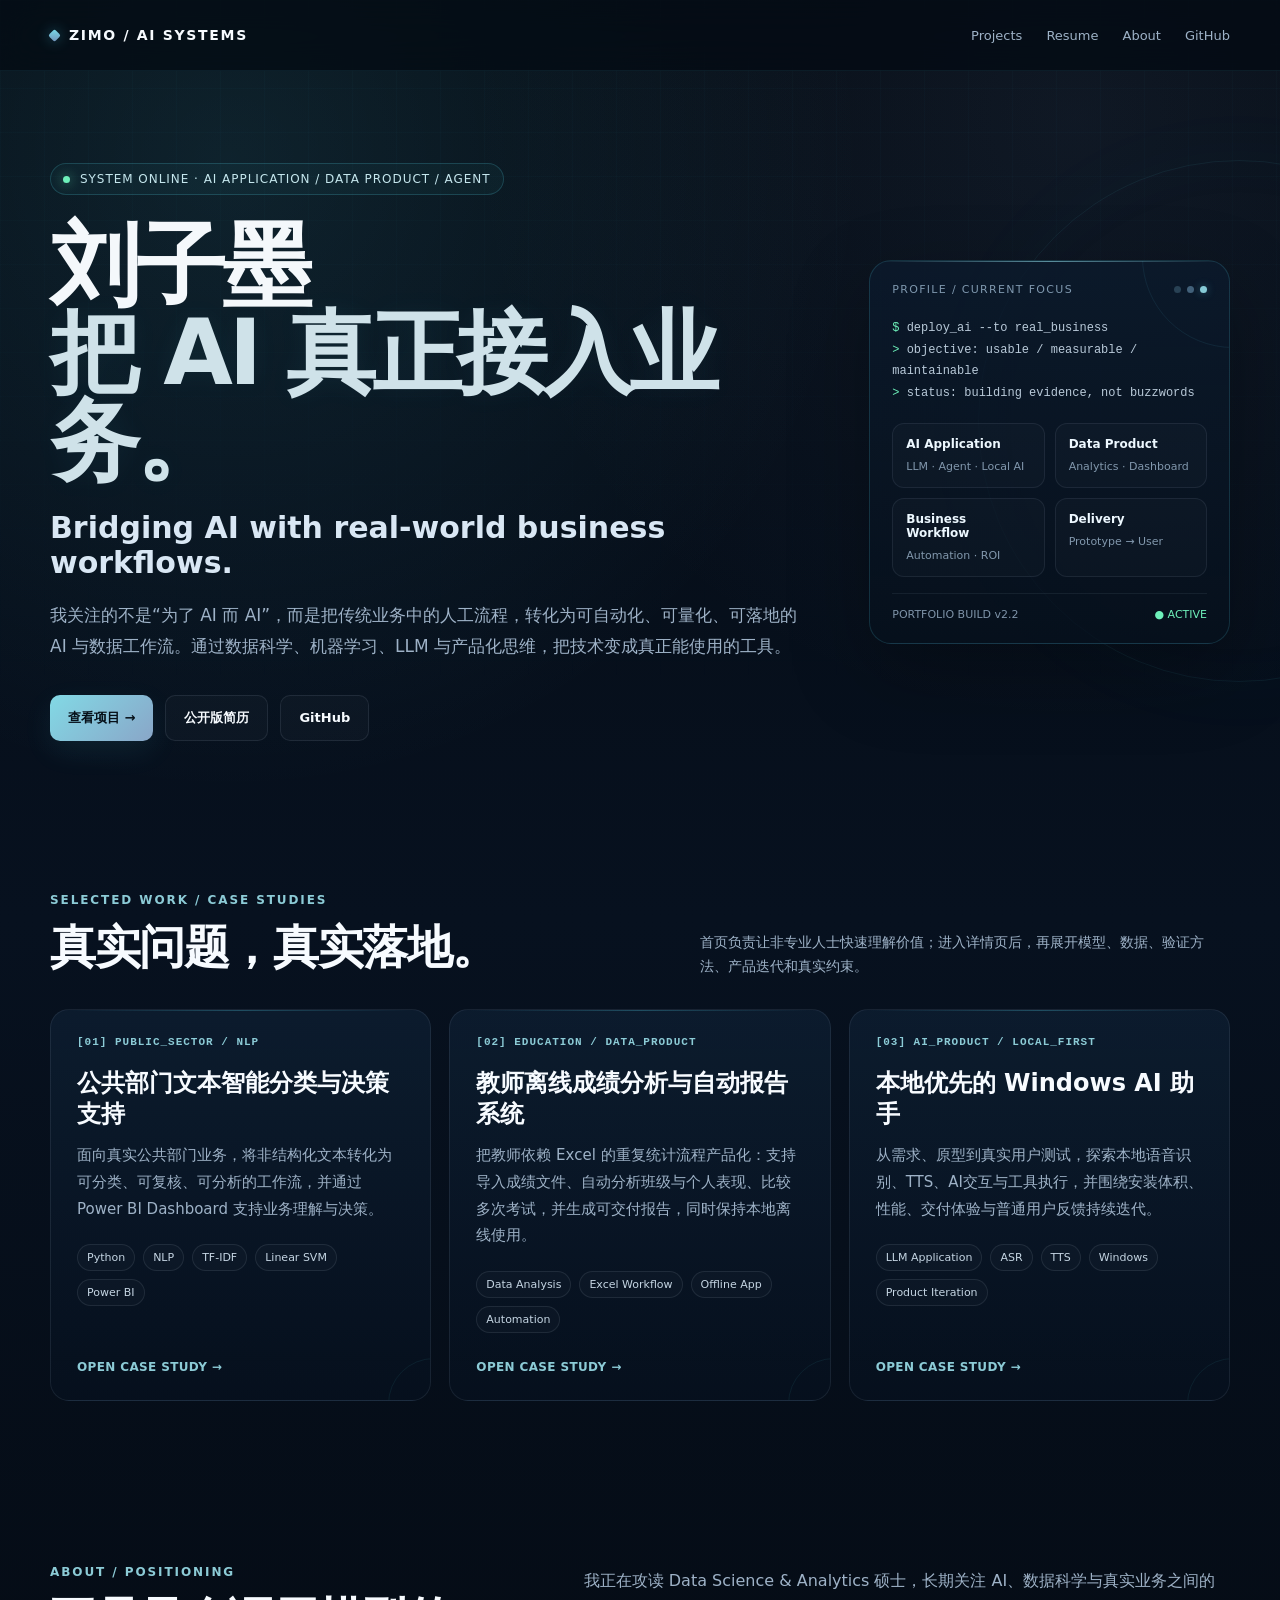
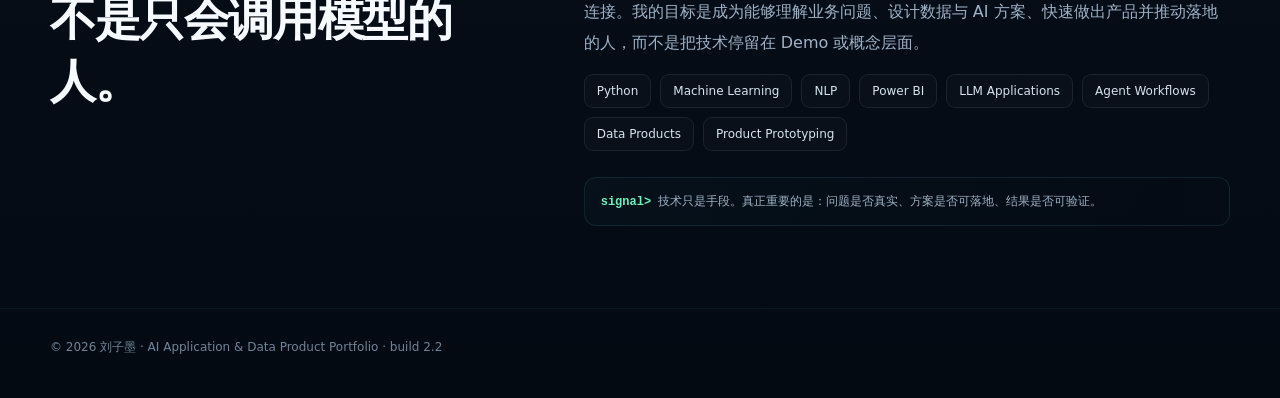
<file: index.html>
<!doctype html>
<html lang="zh-CN">
<head>
  <meta charset="utf-8" />
  <meta name="viewport" content="width=device-width, initial-scale=1" />
  <meta name="description" content="刘子墨｜AI应用 · 数据产品 · Agent。将AI与数据能力接入真实业务流程。" />
  <title>刘子墨｜AI Application · Data Product · Agent</title>
  <style>
    :root{
      --bg:#040a12;--bg2:#07111f;--panel:rgba(8,20,34,.72);--panel2:rgba(11,27,45,.82);
      --line:rgba(122,211,255,.16);--line2:rgba(148,163,184,.14);--text:#f7fbff;--muted:#9eb2c7;
      --accent:#5ee7ff;--accent2:#7898c8;--green:#6ef0ba;--max:1180px;
    }
    *{box-sizing:border-box}html{scroll-behavior:smooth}
    body{margin:0;color:var(--text);font-family:Inter,ui-sans-serif,system-ui,-apple-system,BlinkMacSystemFont,"Segoe UI","PingFang SC","Microsoft YaHei",sans-serif;min-height:100vh;background:radial-gradient(circle at 18% 8%,rgba(94,231,255,.10),transparent 30%),radial-gradient(circle at 84% 6%,rgba(120,152,200,.09),transparent 28%),linear-gradient(180deg,#050b13 0%,#07111f 46%,#040a12 100%);overflow-x:hidden}
    body::before{content:"";position:fixed;inset:0;pointer-events:none;z-index:-1;background-image:linear-gradient(rgba(94,231,255,.028) 1px,transparent 1px),linear-gradient(90deg,rgba(94,231,255,.028) 1px,transparent 1px);background-size:44px 44px;mask-image:linear-gradient(to bottom,rgba(0,0,0,.85),transparent 82%)}
    body::after{content:"";position:fixed;width:520px;height:520px;right:-220px;top:160px;border:1px solid rgba(94,231,255,.07);border-radius:50%;box-shadow:0 0 100px rgba(94,231,255,.025),inset 0 0 70px rgba(120,152,200,.02);pointer-events:none;z-index:-1}
    a{color:inherit;text-decoration:none}.wrap{width:min(var(--max),calc(100% - 40px));margin:0 auto}
    nav{position:sticky;top:0;z-index:30;backdrop-filter:blur(18px);background:rgba(4,10,18,.72);border-bottom:1px solid rgba(94,231,255,.08)}
    .nav-inner{height:70px;display:flex;align-items:center;justify-content:space-between;gap:24px}.brand{font-weight:900;letter-spacing:.12em;font-size:14px;display:flex;align-items:center;gap:10px}.brand-mark{width:9px;height:9px;border-radius:2px;background:linear-gradient(135deg,#78dbe9,#7393ba);box-shadow:0 0 14px rgba(94,231,255,.38);transform:rotate(45deg)}
    .nav-links{display:flex;gap:24px;color:var(--muted);font-size:13px}.nav-links a{position:relative;padding:7px 0}.nav-links a::after{content:"";position:absolute;left:0;right:100%;bottom:0;height:1px;background:#84cddd;transition:.2s ease}.nav-links a:hover{color:#fff}.nav-links a:hover::after{right:0}
    .hero{min-height:82vh;display:grid;align-items:center;padding:92px 0 70px}.hero-grid{display:grid;grid-template-columns:minmax(0,1.35fr) minmax(300px,.65fr);gap:70px;align-items:center}
    .eyebrow{display:inline-flex;width:fit-content;align-items:center;gap:10px;padding:8px 12px;border:1px solid rgba(94,231,255,.18);border-radius:999px;color:#c5e6ed;background:rgba(94,231,255,.035);font-size:12px;letter-spacing:.08em;margin-bottom:26px}.dot{width:7px;height:7px;border-radius:50%;background:var(--green);box-shadow:0 0 12px rgba(110,240,186,.6);animation:pulse 2.4s ease-in-out infinite}@keyframes pulse{50%{opacity:.45;box-shadow:0 0 5px rgba(110,240,186,.35)}}
    h1{font-size:clamp(50px,7.6vw,90px);line-height:.98;margin:0 0 24px;letter-spacing:-.045em}.headline-main{color:#f4f8fb}.gradient{color:#cfe2e9;text-shadow:0 0 28px rgba(94,231,255,.055)}
    .hero-sub{font-size:clamp(20px,2.5vw,30px);font-weight:760;margin-bottom:20px;color:#d9e7f4}.hero-copy{max-width:780px;color:var(--muted);font-size:17px;line-height:1.86;margin:0 0 32px}.actions{display:flex;flex-wrap:wrap;gap:12px}
    .btn{display:inline-flex;align-items:center;justify-content:center;gap:8px;min-height:46px;padding:0 18px;border-radius:10px;border:1px solid var(--line2);background:rgba(255,255,255,.025);font-weight:760;font-size:13px;transition:.22s ease}.btn.primary{background:linear-gradient(135deg,#82d9e5,#89a6c8);color:#061019;border:0;box-shadow:0 10px 30px rgba(94,231,255,.08)}.btn:hover{transform:translateY(-2px);border-color:rgba(94,231,255,.30);box-shadow:0 14px 30px rgba(0,0,0,.24)}
    .system-card{position:relative;border:1px solid rgba(94,231,255,.15);border-radius:22px;background:linear-gradient(180deg,rgba(11,26,44,.82),rgba(6,16,28,.74));padding:22px;box-shadow:0 28px 80px rgba(0,0,0,.28);overflow:hidden}.system-card::before{content:"";position:absolute;left:0;right:0;top:0;height:1px;background:linear-gradient(90deg,transparent,#83cbd9,transparent);opacity:.65}.system-card::after{content:"";position:absolute;width:180px;height:180px;border-radius:50%;right:-95px;top:-95px;border:1px solid rgba(94,231,255,.08)}
    .terminal-top{display:flex;align-items:center;justify-content:space-between;margin-bottom:22px;color:#7f98ae;font-size:11px;letter-spacing:.12em;text-transform:uppercase}.lights{display:flex;gap:6px}.lights i{width:7px;height:7px;border-radius:50%;display:block;background:#284154}.lights i:nth-child(2){background:#42617a}.lights i:nth-child(3){background:#86cbd7;box-shadow:0 0 8px rgba(94,231,255,.35)}
    .status-line{font-family:ui-monospace,SFMono-Regular,Menlo,Consolas,monospace;color:#b9cad9;font-size:12px;line-height:1.8;margin-bottom:18px}.status-line .prompt{color:var(--green)}.focus-grid{display:grid;grid-template-columns:1fr 1fr;gap:10px}.focus{padding:13px;border:1px solid rgba(148,163,184,.12);border-radius:12px;background:rgba(255,255,255,.02)}.focus b{display:block;font-size:12px;margin-bottom:4px;color:#edf8ff}.focus span{font-size:11px;color:#8298ad}.system-foot{margin-top:16px;padding-top:14px;border-top:1px solid rgba(148,163,184,.1);display:flex;justify-content:space-between;gap:18px;color:#7f94a9;font-size:11px}.live{color:var(--green)}
    section{padding:82px 0}.section-head{display:flex;justify-content:space-between;gap:24px;align-items:end;margin-bottom:30px}.section-kicker{color:#8ccbd6;font-size:12px;font-weight:850;letter-spacing:.16em;text-transform:uppercase;margin-bottom:10px}h2{margin:0;font-size:clamp(30px,4vw,46px);letter-spacing:-.03em}.section-note{color:var(--muted);max-width:530px;line-height:1.75;font-size:14px}.grid{display:grid;grid-template-columns:repeat(3,1fr);gap:18px}
    .card{position:relative;overflow:hidden;padding:26px;border:1px solid rgba(148,163,184,.13);border-radius:19px;background:linear-gradient(180deg,rgba(13,30,49,.82),rgba(6,17,30,.8));min-height:392px;transition:.24s ease;display:flex;flex-direction:column}.card::before{content:"";position:absolute;left:18px;right:18px;top:0;height:1px;background:linear-gradient(90deg,transparent,rgba(94,231,255,.45),transparent);opacity:.55}.card::after{content:"";position:absolute;width:90px;height:90px;border-radius:50%;right:-50px;bottom:-50px;border:1px solid rgba(94,231,255,.07);transition:.25s ease}.card:hover{transform:translateY(-6px);border-color:rgba(94,231,255,.26);box-shadow:0 20px 55px rgba(0,0,0,.26),0 0 0 1px rgba(94,231,255,.025) inset}.card:hover::after{transform:scale(1.4);border-color:rgba(94,231,255,.14)}
    .num{font-family:ui-monospace,SFMono-Regular,Menlo,Consolas,monospace;font-size:11px;color:#8ccbd6;font-weight:800;letter-spacing:.09em}.card h3{font-size:24px;line-height:1.3;margin:20px 0 12px}.card p{color:var(--muted);line-height:1.78;margin:0 0 22px;font-size:15px}.tags{display:flex;gap:8px;flex-wrap:wrap}.tag{border:1px solid rgba(148,163,184,.14);color:#c5d5e3;border-radius:999px;padding:6px 9px;font-size:11px;background:rgba(255,255,255,.018)}.more{margin-top:auto;padding-top:25px;color:#8ccbd6;font-weight:820;font-size:12px;letter-spacing:.03em}
    .about{display:grid;grid-template-columns:.85fr 1.15fr;gap:56px;align-items:start}.about-copy{color:var(--muted);font-size:16px;line-height:1.95;margin-top:0}.skills{display:flex;flex-wrap:wrap;gap:9px}.skill{padding:9px 12px;border-radius:9px;border:1px solid rgba(148,163,184,.13);background:rgba(255,255,255,.02);color:#d5e4f0;font-size:12px}.signal{margin-top:26px;padding:15px 16px;border:1px solid rgba(94,231,255,.11);border-radius:12px;background:linear-gradient(90deg,rgba(94,231,255,.028),transparent);font-family:ui-monospace,SFMono-Regular,Menlo,Consolas,monospace;color:#9db2c5;font-size:12px}.signal strong{color:var(--green);font-weight:700}
    footer{border-top:1px solid rgba(94,231,255,.06);padding:30px 0 42px;color:#6f8498;font-size:12px}
    @media(max-width:980px){.hero-grid{grid-template-columns:1fr;gap:36px}.system-card{max-width:620px}.grid{grid-template-columns:1fr}.about{grid-template-columns:1fr;gap:28px}.section-head{display:block}.section-note{margin-top:14px}}@media(max-width:640px){.nav-links{gap:13px;font-size:12px}.nav-links a:nth-child(3){display:none}.hero{padding-top:68px}.wrap{width:min(var(--max),calc(100% - 28px))}h1{font-size:51px}.hero-copy{font-size:15px}.focus-grid{grid-template-columns:1fr 1fr}}@media(prefers-reduced-motion:reduce){*{scroll-behavior:auto!important;animation:none!important;transition:none!important}}
  </style>
</head>
<body>
  <nav><div class="wrap nav-inner"><div class="brand"><span class="brand-mark"></span>ZIMO / AI SYSTEMS</div><div class="nav-links"><a href="#work">Projects</a><a href="resume.html">Resume</a><a href="#about">About</a><a href="https://github.com/Sirius666666" target="_blank" rel="noreferrer">GitHub</a></div></div></nav>
  <main>
    <section class="hero"><div class="wrap hero-grid"><div><div class="eyebrow"><span class="dot"></span> SYSTEM ONLINE · AI APPLICATION / DATA PRODUCT / AGENT</div><h1><span class="headline-main">刘子墨</span><br><span class="gradient">把 AI 真正接入业务。</span></h1><div class="hero-sub">Bridging AI with real-world business workflows.</div><p class="hero-copy">我关注的不是“为了 AI 而 AI”，而是把传统业务中的人工流程，转化为可自动化、可量化、可落地的 AI 与数据工作流。通过数据科学、机器学习、LLM 与产品化思维，把技术变成真正能使用的工具。</p><div class="actions"><a class="btn primary" href="#work">查看项目 →</a><a class="btn" href="resume.html">公开版简历</a><a class="btn" href="https://github.com/Sirius666666" target="_blank" rel="noreferrer">GitHub</a></div></div>
      <aside class="system-card" aria-label="Focus areas"><div class="terminal-top"><span>PROFILE / CURRENT FOCUS</span><span class="lights"><i></i><i></i><i></i></span></div><div class="status-line"><span class="prompt">$</span> deploy_ai --to real_business<br><span class="prompt">></span> objective: usable / measurable / maintainable<br><span class="prompt">></span> status: building evidence, not buzzwords</div><div class="focus-grid"><div class="focus"><b>AI Application</b><span>LLM · Agent · Local AI</span></div><div class="focus"><b>Data Product</b><span>Analytics · Dashboard</span></div><div class="focus"><b>Business Workflow</b><span>Automation · ROI</span></div><div class="focus"><b>Delivery</b><span>Prototype → User</span></div></div><div class="system-foot"><span>PORTFOLIO BUILD v2.2</span><span class="live">● ACTIVE</span></div></aside></div></section>
    <section id="work"><div class="wrap"><div class="section-head"><div><div class="section-kicker">Selected Work / Case Studies</div><h2>真实问题，真实落地。</h2></div><div class="section-note">首页负责让非专业人士快速理解价值；进入详情页后，再展开模型、数据、验证方法、产品迭代和真实约束。</div></div><div class="grid"><a class="card" href="projects/cardiff-asb.html"><div class="num">[01] PUBLIC_SECTOR / NLP</div><h3>公共部门文本智能分类与决策支持</h3><p>面向真实公共部门业务，将非结构化文本转化为可分类、可复核、可分析的工作流，并通过 Power BI Dashboard 支持业务理解与决策。</p><div class="tags"><span class="tag">Python</span><span class="tag">NLP</span><span class="tag">TF-IDF</span><span class="tag">Linear SVM</span><span class="tag">Power BI</span></div><div class="more">OPEN CASE STUDY →</div></a><a class="card" href="projects/teacher-analytics.html"><div class="num">[02] EDUCATION / DATA_PRODUCT</div><h3>教师离线成绩分析与自动报告系统</h3><p>把教师依赖 Excel 的重复统计流程产品化：支持导入成绩文件、自动分析班级与个人表现、比较多次考试，并生成可交付报告，同时保持本地离线使用。</p><div class="tags"><span class="tag">Data Analysis</span><span class="tag">Excel Workflow</span><span class="tag">Offline App</span><span class="tag">Automation</span></div><div class="more">OPEN CASE STUDY →</div></a><a class="card" href="projects/xiaomo-ai.html"><div class="num">[03] AI_PRODUCT / LOCAL_FIRST</div><h3>本地优先的 Windows AI 助手</h3><p>从需求、原型到真实用户测试，探索本地语音识别、TTS、AI交互与工具执行，并围绕安装体积、性能、交付体验与普通用户反馈持续迭代。</p><div class="tags"><span class="tag">LLM Application</span><span class="tag">ASR</span><span class="tag">TTS</span><span class="tag">Windows</span><span class="tag">Product Iteration</span></div><div class="more">OPEN CASE STUDY →</div></a></div></div></section>
    <section id="about"><div class="wrap about"><div><div class="section-kicker">About / Positioning</div><h2>不是只会调用模型的人。</h2></div><div><p class="about-copy">我正在攻读 Data Science & Analytics 硕士，长期关注 AI、数据科学与真实业务之间的连接。我的目标是成为能够理解业务问题、设计数据与 AI 方案、快速做出产品并推动落地的人，而不是把技术停留在 Demo 或概念层面。</p><div class="skills"><span class="skill">Python</span><span class="skill">Machine Learning</span><span class="skill">NLP</span><span class="skill">Power BI</span><span class="skill">LLM Applications</span><span class="skill">Agent Workflows</span><span class="skill">Data Products</span><span class="skill">Product Prototyping</span></div><div class="signal"><strong>signal&gt;</strong> 技术只是手段。真正重要的是：问题是否真实、方案是否可落地、结果是否可验证。</div></div></div></section>
  </main>
  <footer><div class="wrap">© 2026 刘子墨 · AI Application & Data Product Portfolio · build 2.2</div></footer>
</body>
</html>
</file>
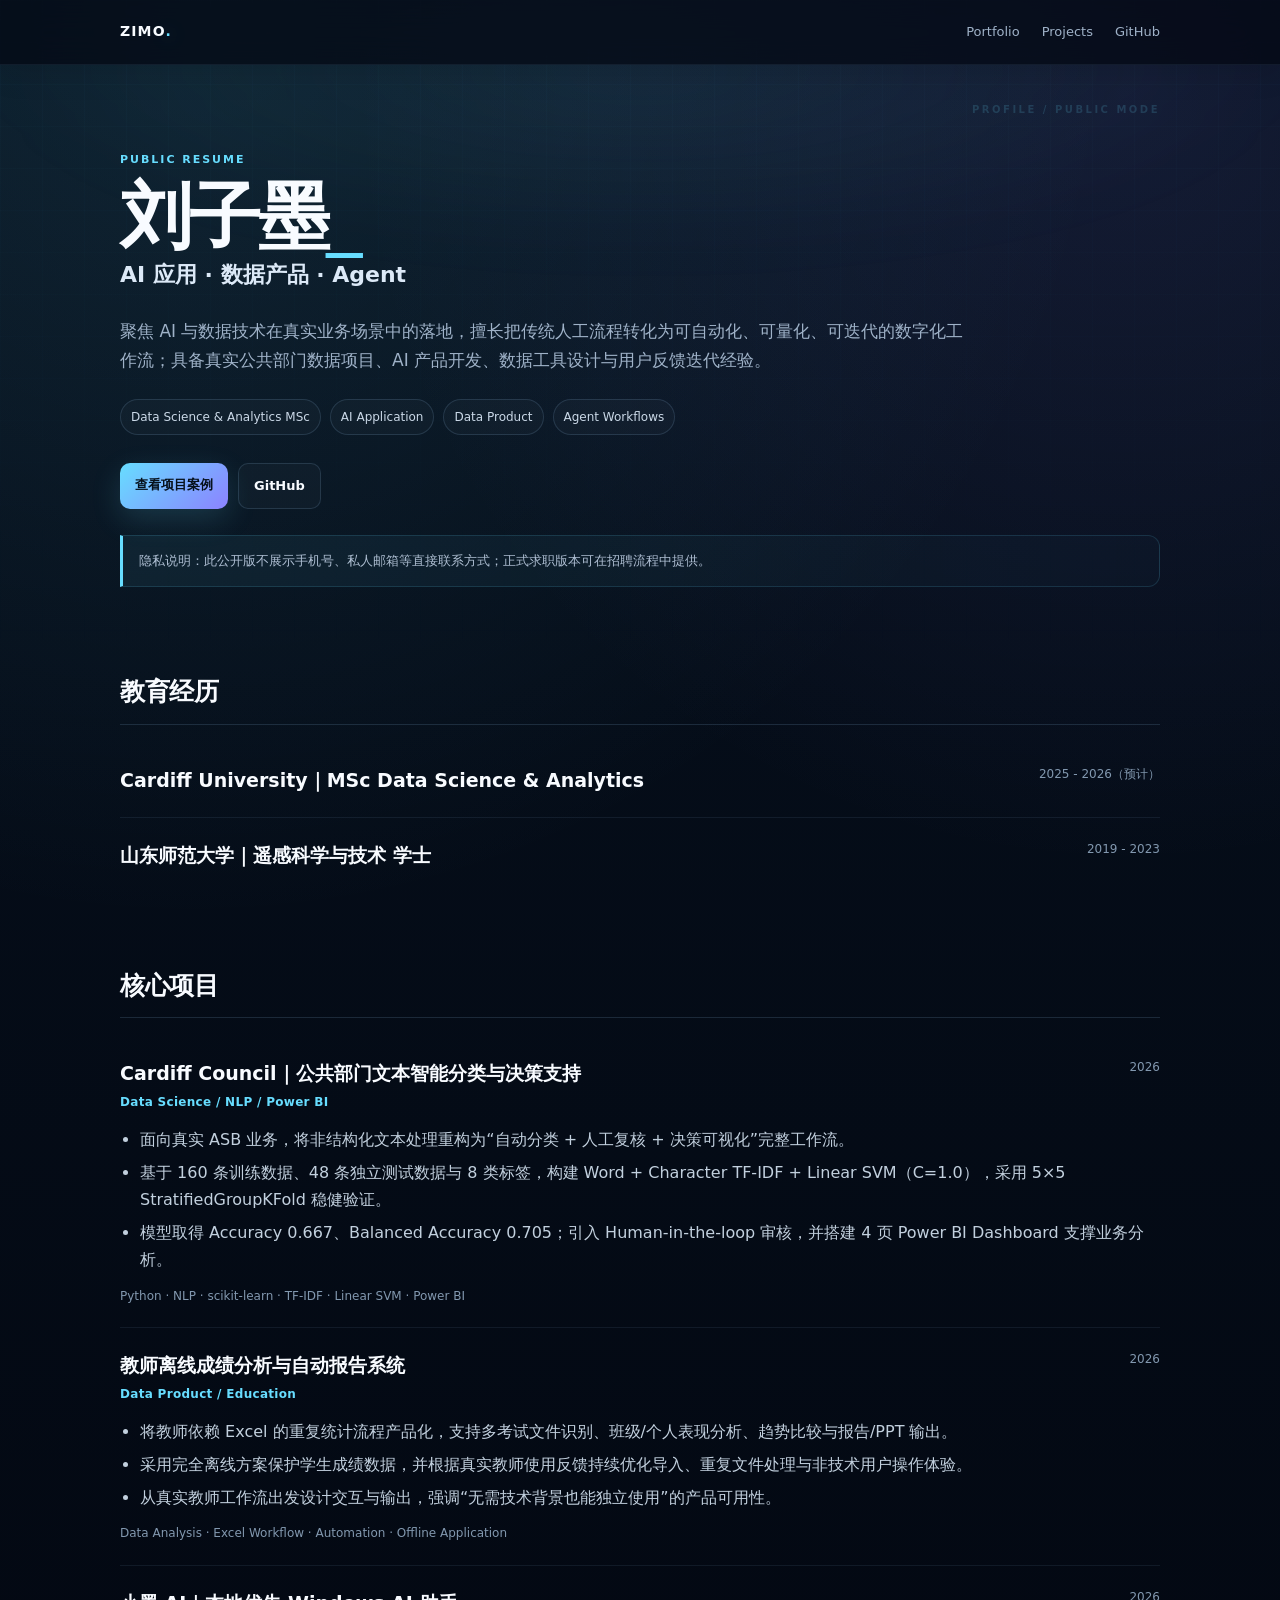
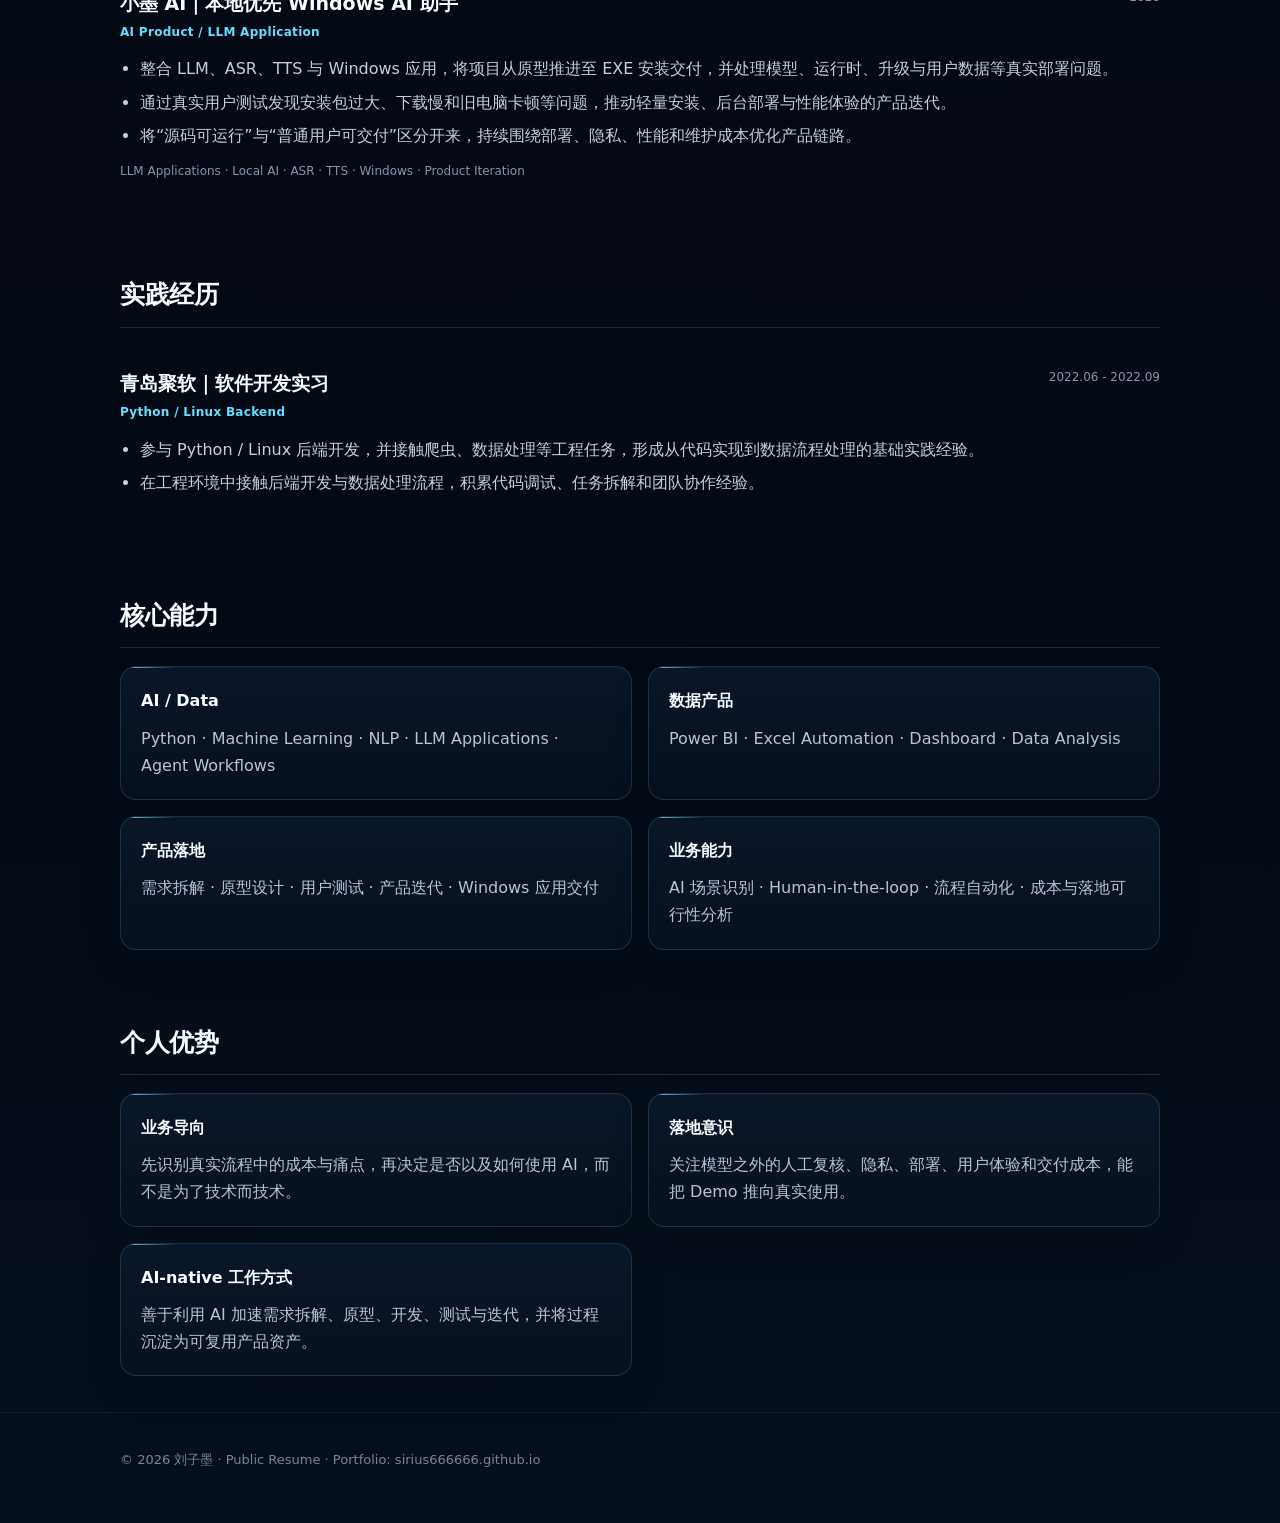
<file: resume.html>
<!doctype html>
<html lang="zh-CN">
<head>
<meta charset="utf-8" />
<meta name="viewport" content="width=device-width,initial-scale=1" />
<meta name="description" content="刘子墨公开版简历｜AI应用 · 数据产品 · Agent" />
<title>刘子墨｜Resume</title>
<style>
:root{--bg:#06101d;--bg2:#030812;--panel:rgba(12,27,45,.72);--line:rgba(133,175,214,.18);--text:#f8fbff;--muted:#9fb2c8;--accent:#67ddff;--accent2:#8c82ff;--max:1040px;--shadow:0 24px 70px rgba(0,0,0,.26)}*{box-sizing:border-box}html{scroll-behavior:smooth}body{margin:0;color:var(--text);font-family:Inter,ui-sans-serif,system-ui,-apple-system,BlinkMacSystemFont,"Segoe UI","PingFang SC","Microsoft YaHei",sans-serif;background:radial-gradient(circle at 15% 0,rgba(103,221,255,.11),transparent 28%),radial-gradient(circle at 88% 3%,rgba(140,130,255,.11),transparent 24%),linear-gradient(180deg,var(--bg),var(--bg2) 58%,var(--bg));line-height:1.7;position:relative;overflow-x:hidden}body:before{content:"";position:fixed;inset:0;z-index:-2;pointer-events:none;background-image:linear-gradient(rgba(103,221,255,.033) 1px,transparent 1px),linear-gradient(90deg,rgba(103,221,255,.033) 1px,transparent 1px);background-size:42px 42px;mask-image:linear-gradient(to bottom,rgba(0,0,0,.68),transparent 78%)}body:after{content:"";position:fixed;left:-10%;right:-10%;top:-130px;height:400px;z-index:-1;pointer-events:none;background:radial-gradient(ellipse at center,rgba(103,221,255,.07),transparent 62%);filter:blur(42px)}a{color:inherit;text-decoration:none}.wrap{width:min(var(--max),calc(100% - 36px));margin:auto}nav{position:sticky;top:0;z-index:10;background:rgba(3,8,18,.72);backdrop-filter:blur(18px);border-bottom:1px solid rgba(133,175,214,.09);box-shadow:0 8px 30px rgba(0,0,0,.12)}.nav{height:64px;display:flex;align-items:center;justify-content:space-between}.brand{font-weight:900;letter-spacing:.08em;font-size:14px}.brand span{color:var(--accent);text-shadow:0 0 16px rgba(103,221,255,.68)}.links{display:flex;gap:22px;color:var(--muted);font-size:13px}.links a{position:relative;padding:4px 0}.links a:after{content:"";position:absolute;left:0;right:100%;bottom:0;height:1px;background:linear-gradient(90deg,var(--accent),var(--accent2));transition:.22s}.links a:hover{color:#fff}.links a:hover:after{right:0}.hero{padding:86px 0 48px;position:relative}.hero:before{content:"PROFILE / PUBLIC MODE";position:absolute;right:0;top:36px;color:rgba(103,221,255,.16);font-size:10px;letter-spacing:.25em;font-weight:850}.kicker{color:var(--accent);font-size:11px;font-weight:850;letter-spacing:.18em;text-transform:uppercase}.hero h1{font-size:clamp(46px,7vw,72px);margin:10px 0 4px;line-height:1;letter-spacing:-.045em}.hero h1:after{content:"_";color:var(--accent);font-weight:500;animation:blink 1.05s steps(1) infinite}@keyframes blink{50%{opacity:0}}.role{font-size:22px;color:#dce9f7;font-weight:780}.summary{margin-top:24px;max-width:860px;color:var(--muted);font-size:17px}.meta{display:flex;flex-wrap:wrap;gap:9px;margin-top:24px}.pill{padding:7px 10px;border:1px solid var(--line);border-radius:999px;color:#cbd9e8;font-size:12px;background:rgba(255,255,255,.025)}.notice{margin:26px 0 0;padding:14px 16px;border:1px solid rgba(103,221,255,.14);border-left:3px solid var(--accent);background:linear-gradient(90deg,rgba(103,221,255,.065),rgba(103,221,255,.02));color:#aebed2;font-size:13px;border-radius:0 12px 12px 0}.section{padding:36px 0}.section h2{font-size:25px;margin:0 0 18px;border-bottom:1px solid var(--line);padding-bottom:10px;letter-spacing:-.02em}.item{padding:21px 0;border-bottom:1px solid rgba(133,175,214,.10)}.item:last-child{border-bottom:0}.item-head{display:flex;justify-content:space-between;gap:18px;align-items:start}.item h3{font-size:19px;margin:0}.sub{color:var(--accent);font-size:12px;font-weight:800;margin-top:3px;letter-spacing:.025em}.date{color:#8298af;font-size:12px;white-space:nowrap}.item ul{margin:13px 0 0;padding-left:20px;color:#c2d0de}.item li{margin:6px 0}.tech{margin-top:12px;color:#8298af;font-size:12px}.two{display:grid;grid-template-columns:1fr 1fr;gap:16px}.box{position:relative;overflow:hidden;padding:20px;border:1px solid var(--line);border-radius:16px;background:linear-gradient(180deg,var(--panel),rgba(8,18,31,.85));box-shadow:inset 0 1px rgba(255,255,255,.025),0 14px 40px rgba(0,0,0,.10);transition:.22s}.box:before{content:"";position:absolute;left:0;top:0;width:54px;height:1px;background:linear-gradient(90deg,var(--accent),transparent)}.box:hover{transform:translateY(-3px);border-color:rgba(103,221,255,.30);box-shadow:var(--shadow)}.box h3{margin:0 0 10px;font-size:16px}.box p{margin:0;color:#b5c5d5}.actions{display:flex;gap:10px;flex-wrap:wrap;margin-top:28px}.btn{padding:11px 15px;border-radius:10px;border:1px solid var(--line);font-weight:800;font-size:13px;background:rgba(255,255,255,.025);transition:.22s}.btn:hover{transform:translateY(-2px);border-color:rgba(103,221,255,.32)}.primary{background:linear-gradient(135deg,var(--accent),var(--accent2));color:#06111c;border:0;box-shadow:0 10px 30px rgba(103,221,255,.16)}footer{padding:36px 0 52px;color:#71859b;font-size:13px;border-top:1px solid rgba(133,175,214,.09)}@media(max-width:720px){.item-head{display:block}.date{margin-top:4px}.two{grid-template-columns:1fr}.links{gap:14px}.hero{padding-top:60px}.hero:before{display:none}}
</style>
</head>
<body>
<nav><div class="wrap nav"><div class="brand">ZIMO<span>.</span></div><div class="links"><a href="index.html">Portfolio</a><a href="index.html#work">Projects</a><a href="https://github.com/Sirius666666" target="_blank" rel="noreferrer">GitHub</a></div></div></nav>
<main class="wrap">
<section class="hero">
<div class="kicker">Public Resume</div>
<h1>刘子墨</h1>
<div class="role">AI 应用 · 数据产品 · Agent</div>
<p class="summary">聚焦 AI 与数据技术在真实业务场景中的落地，擅长把传统人工流程转化为可自动化、可量化、可迭代的数字化工作流；具备真实公共部门数据项目、AI 产品开发、数据工具设计与用户反馈迭代经验。</p>
<div class="meta"><span class="pill">Data Science & Analytics MSc</span><span class="pill">AI Application</span><span class="pill">Data Product</span><span class="pill">Agent Workflows</span></div>
<div class="actions"><a class="btn primary" href="index.html#work">查看项目案例</a><a class="btn" href="https://github.com/Sirius666666" target="_blank" rel="noreferrer">GitHub</a></div>
<div class="notice">隐私说明：此公开版不展示手机号、私人邮箱等直接联系方式；正式求职版本可在招聘流程中提供。</div>
</section>
<section class="section"><h2>教育经历</h2>
<div class="item"><div class="item-head"><div><h3>Cardiff University｜MSc Data Science & Analytics</h3></div><div class="date">2025 - 2026（预计）</div></div></div>
<div class="item"><div class="item-head"><div><h3>山东师范大学｜遥感科学与技术 学士</h3></div><div class="date">2019 - 2023</div></div></div>
</section>
<section class="section"><h2>核心项目</h2>
<div class="item"><div class="item-head"><div><h3>Cardiff Council｜公共部门文本智能分类与决策支持</h3><div class="sub">Data Science / NLP / Power BI</div></div><div class="date">2026</div></div><ul><li>面向真实 ASB 业务，将非结构化文本处理重构为“自动分类 + 人工复核 + 决策可视化”完整工作流。</li><li>基于 160 条训练数据、48 条独立测试数据与 8 类标签，构建 Word + Character TF-IDF + Linear SVM（C=1.0），采用 5×5 StratifiedGroupKFold 稳健验证。</li><li>模型取得 Accuracy 0.667、Balanced Accuracy 0.705；引入 Human-in-the-loop 审核，并搭建 4 页 Power BI Dashboard 支撑业务分析。</li></ul><div class="tech">Python · NLP · scikit-learn · TF-IDF · Linear SVM · Power BI</div></div>
<div class="item"><div class="item-head"><div><h3>教师离线成绩分析与自动报告系统</h3><div class="sub">Data Product / Education</div></div><div class="date">2026</div></div><ul><li>将教师依赖 Excel 的重复统计流程产品化，支持多考试文件识别、班级/个人表现分析、趋势比较与报告/PPT 输出。</li><li>采用完全离线方案保护学生成绩数据，并根据真实教师使用反馈持续优化导入、重复文件处理与非技术用户操作体验。</li><li>从真实教师工作流出发设计交互与输出，强调“无需技术背景也能独立使用”的产品可用性。</li></ul><div class="tech">Data Analysis · Excel Workflow · Automation · Offline Application</div></div>
<div class="item"><div class="item-head"><div><h3>小墨 AI｜本地优先 Windows AI 助手</h3><div class="sub">AI Product / LLM Application</div></div><div class="date">2026</div></div><ul><li>整合 LLM、ASR、TTS 与 Windows 应用，将项目从原型推进至 EXE 安装交付，并处理模型、运行时、升级与用户数据等真实部署问题。</li><li>通过真实用户测试发现安装包过大、下载慢和旧电脑卡顿等问题，推动轻量安装、后台部署与性能体验的产品迭代。</li><li>将“源码可运行”与“普通用户可交付”区分开来，持续围绕部署、隐私、性能和维护成本优化产品链路。</li></ul><div class="tech">LLM Applications · Local AI · ASR · TTS · Windows · Product Iteration</div></div>
</section>
<section class="section"><h2>实践经历</h2><div class="item"><div class="item-head"><div><h3>青岛聚软｜软件开发实习</h3><div class="sub">Python / Linux Backend</div></div><div class="date">2022.06 - 2022.09</div></div><ul><li>参与 Python / Linux 后端开发，并接触爬虫、数据处理等工程任务，形成从代码实现到数据流程处理的基础实践经验。</li><li>在工程环境中接触后端开发与数据处理流程，积累代码调试、任务拆解和团队协作经验。</li></ul></div></section>
<section class="section"><h2>核心能力</h2><div class="two"><div class="box"><h3>AI / Data</h3><p>Python · Machine Learning · NLP · LLM Applications · Agent Workflows</p></div><div class="box"><h3>数据产品</h3><p>Power BI · Excel Automation · Dashboard · Data Analysis</p></div><div class="box"><h3>产品落地</h3><p>需求拆解 · 原型设计 · 用户测试 · 产品迭代 · Windows 应用交付</p></div><div class="box"><h3>业务能力</h3><p>AI 场景识别 · Human-in-the-loop · 流程自动化 · 成本与落地可行性分析</p></div></div></section>
<section class="section"><h2>个人优势</h2><div class="two"><div class="box"><h3>业务导向</h3><p>先识别真实流程中的成本与痛点，再决定是否以及如何使用 AI，而不是为了技术而技术。</p></div><div class="box"><h3>落地意识</h3><p>关注模型之外的人工复核、隐私、部署、用户体验和交付成本，能把 Demo 推向真实使用。</p></div><div class="box"><h3>AI-native 工作方式</h3><p>善于利用 AI 加速需求拆解、原型、开发、测试与迭代，并将过程沉淀为可复用产品资产。</p></div></div></section>
</main><footer><div class="wrap">© 2026 刘子墨 · Public Resume · Portfolio: sirius666666.github.io</div></footer>
</body></html>
</file>
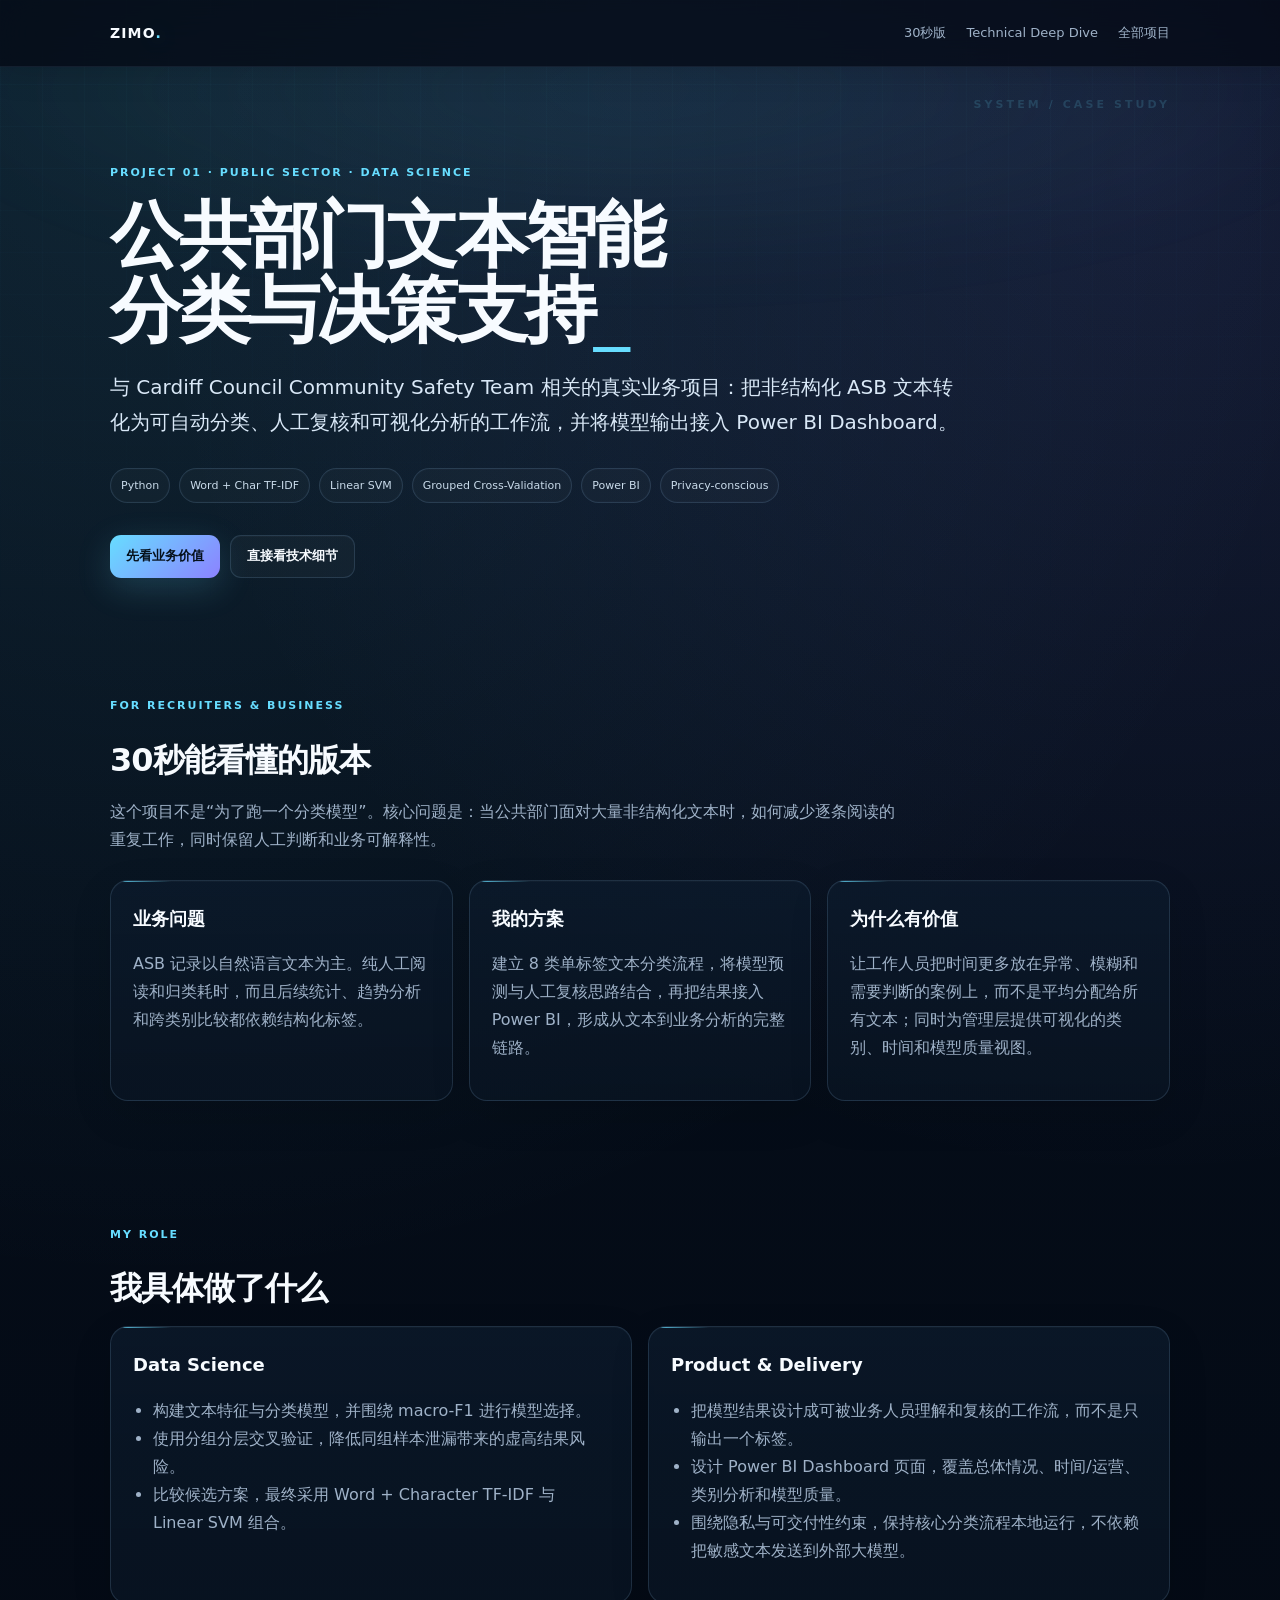
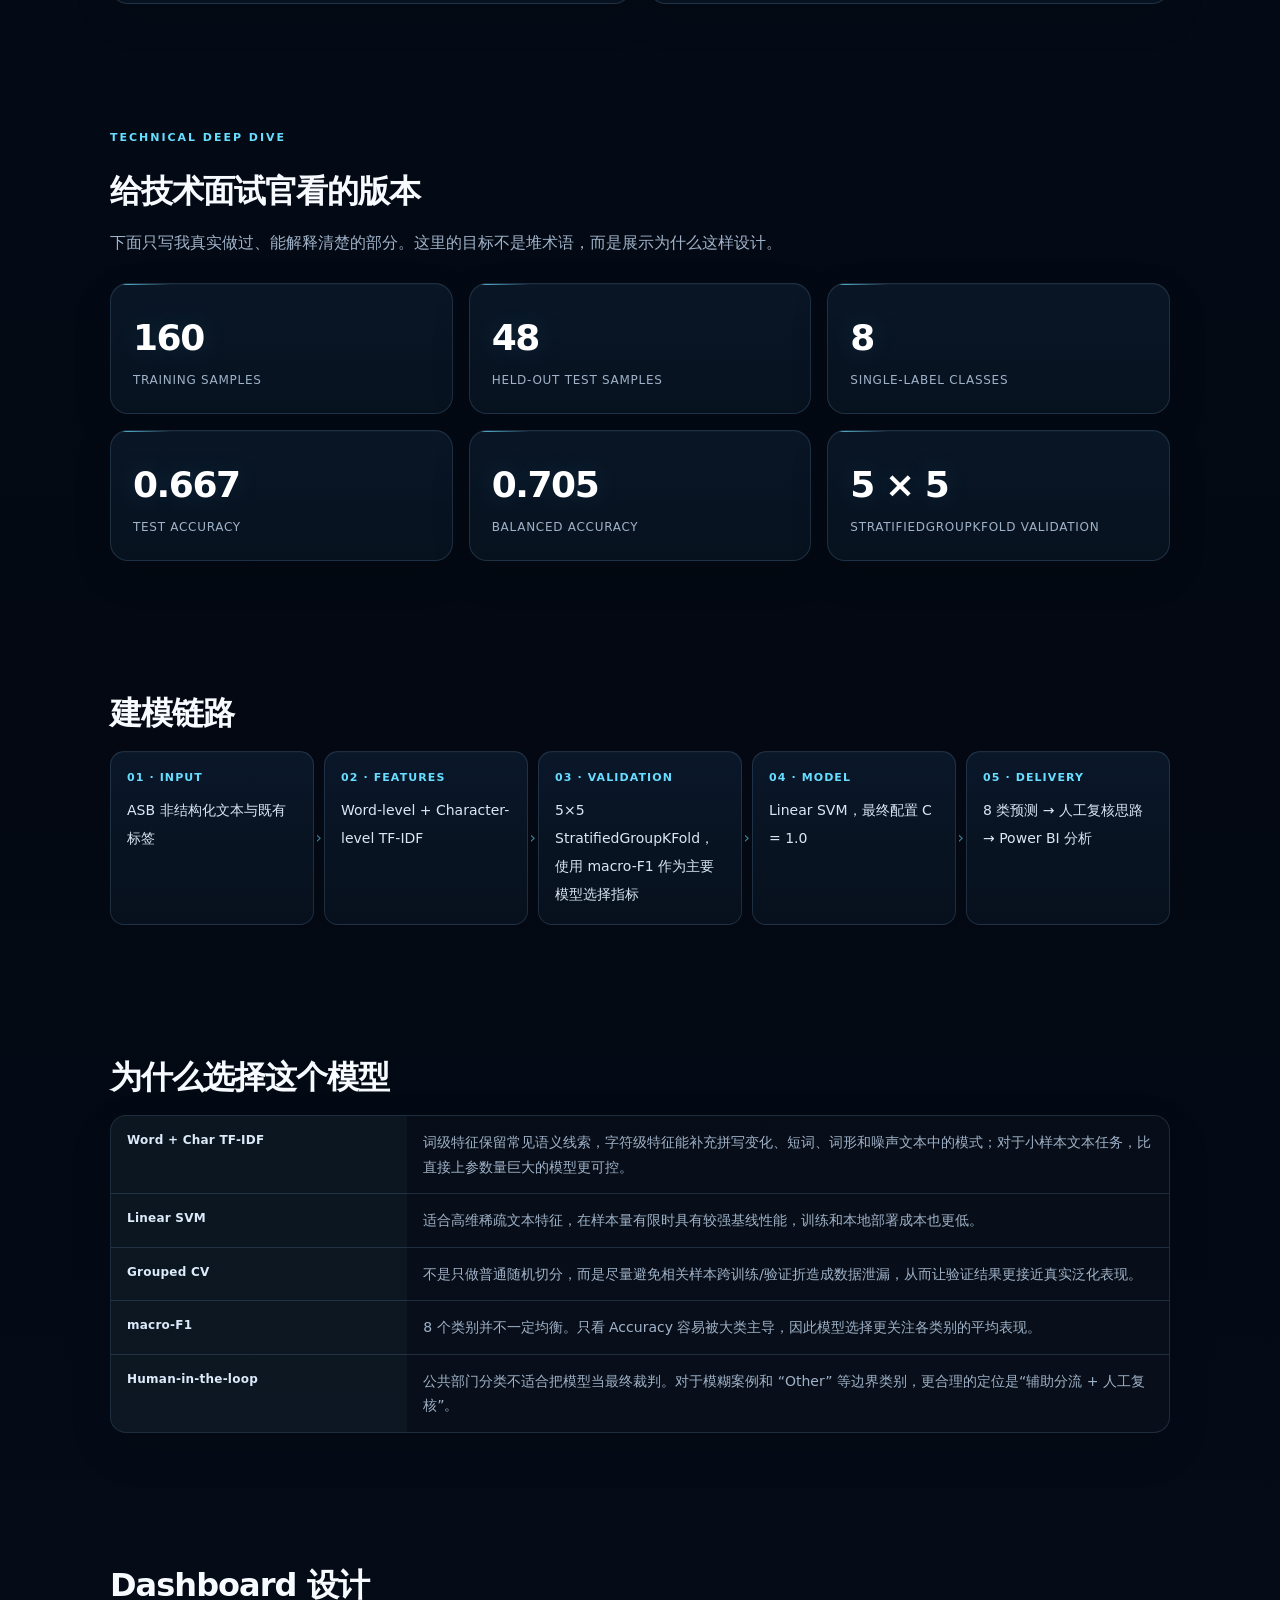
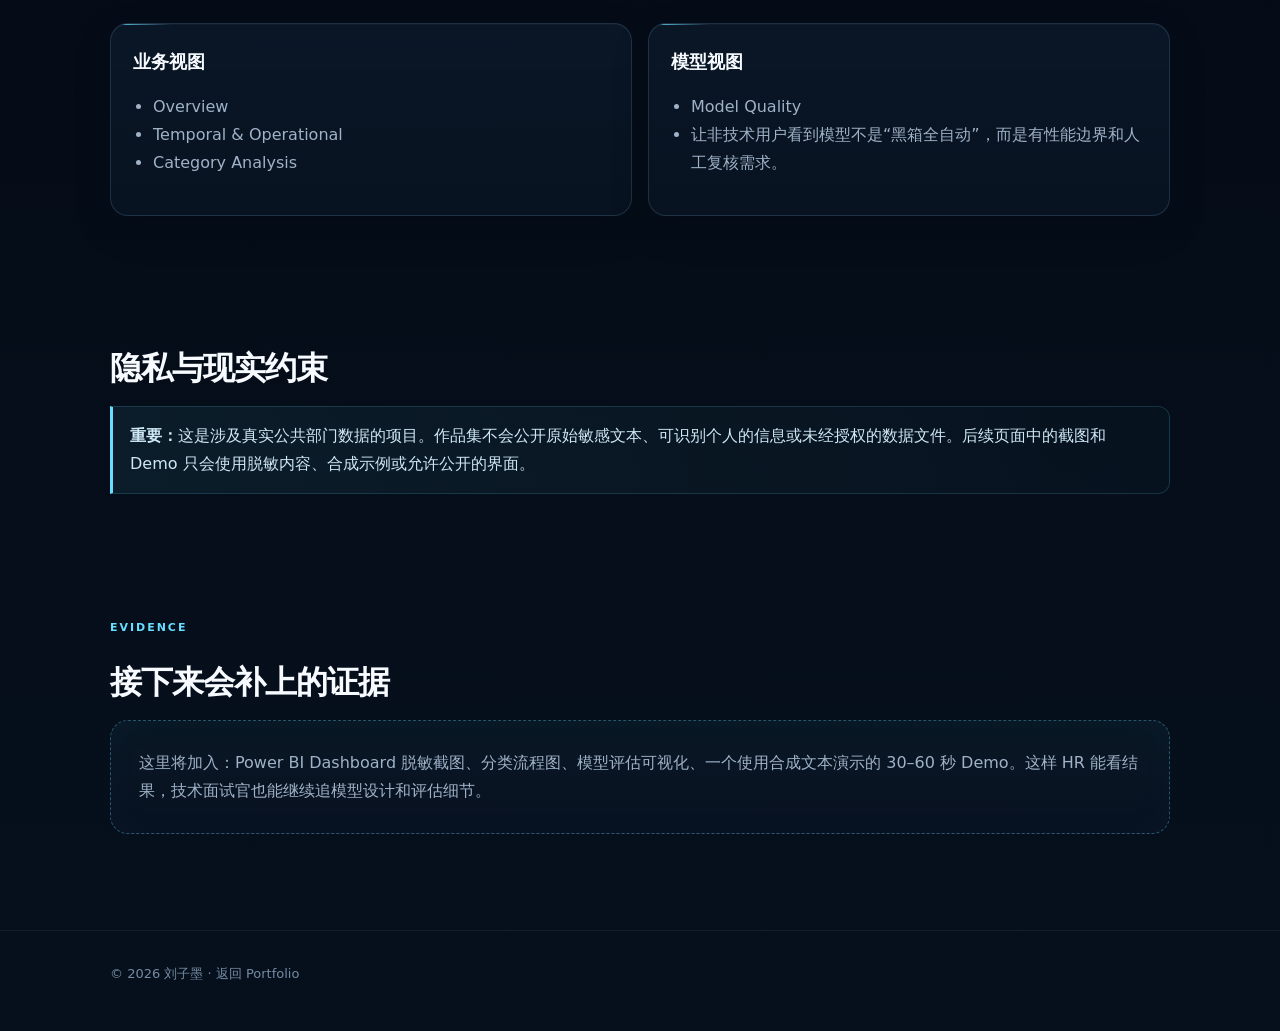
<file: projects/cardiff-asb.html>
<!doctype html><html lang="zh-CN"><head><meta charset="utf-8"><meta name="viewport" content="width=device-width,initial-scale=1"><meta name="description" content="Cardiff Council ASB 文本分类与 Power BI 决策支持项目案例"><title>公共部门文本智能分类与决策支持｜刘子墨</title><link rel="stylesheet" href="../project.css"></head><body><nav><div class="wrap nav"><a class="brand" href="../index.html">ZIMO<span>.</span></a><div class="navlinks"><a href="#summary">30秒版</a><a href="#deep">Technical Deep Dive</a><a href="../index.html#work">全部项目</a></div></div></nav><main><header class="hero"><div class="wrap"><div class="kicker">PROJECT 01 · PUBLIC SECTOR · DATA SCIENCE</div><h1>公共部门文本智能分类与决策支持</h1><p class="lead">与 Cardiff Council Community Safety Team 相关的真实业务项目：把非结构化 ASB 文本转化为可自动分类、人工复核和可视化分析的工作流，并将模型输出接入 Power BI Dashboard。</p><div class="meta"><span class="pill">Python</span><span class="pill">Word + Char TF-IDF</span><span class="pill">Linear SVM</span><span class="pill">Grouped Cross-Validation</span><span class="pill">Power BI</span><span class="pill">Privacy-conscious</span></div><div class="jump"><a class="btn primary" href="#summary">先看业务价值</a><a class="btn" href="#deep">直接看技术细节</a></div></div></header><section id="summary"><div class="wrap"><div class="kicker">FOR RECRUITERS & BUSINESS</div><h2 class="section-title">30秒能看懂的版本</h2><p class="section-intro">这个项目不是“为了跑一个分类模型”。核心问题是：当公共部门面对大量非结构化文本时，如何减少逐条阅读的重复工作，同时保留人工判断和业务可解释性。</p><div class="grid3"><div class="box"><h3>业务问题</h3><p>ASB 记录以自然语言文本为主。纯人工阅读和归类耗时，而且后续统计、趋势分析和跨类别比较都依赖结构化标签。</p></div><div class="box"><h3>我的方案</h3><p>建立 8 类单标签文本分类流程，将模型预测与人工复核思路结合，再把结果接入 Power BI，形成从文本到业务分析的完整链路。</p></div><div class="box"><h3>为什么有价值</h3><p>让工作人员把时间更多放在异常、模糊和需要判断的案例上，而不是平均分配给所有文本；同时为管理层提供可视化的类别、时间和模型质量视图。</p></div></div></div></section><section><div class="wrap"><div class="kicker">MY ROLE</div><h2 class="section-title">我具体做了什么</h2><div class="grid2"><div class="box"><h3>Data Science</h3><ul><li>构建文本特征与分类模型，并围绕 macro-F1 进行模型选择。</li><li>使用分组分层交叉验证，降低同组样本泄漏带来的虚高结果风险。</li><li>比较候选方案，最终采用 Word + Character TF-IDF 与 Linear SVM 组合。</li></ul></div><div class="box"><h3>Product & Delivery</h3><ul><li>把模型结果设计成可被业务人员理解和复核的工作流，而不是只输出一个标签。</li><li>设计 Power BI Dashboard 页面，覆盖总体情况、时间/运营、类别分析和模型质量。</li><li>围绕隐私与可交付性约束，保持核心分类流程本地运行，不依赖把敏感文本发送到外部大模型。</li></ul></div></div></div></section><section id="deep"><div class="wrap"><div class="kicker">TECHNICAL DEEP DIVE</div><h2 class="section-title">给技术面试官看的版本</h2><p class="section-intro">下面只写我真实做过、能解释清楚的部分。这里的目标不是堆术语，而是展示为什么这样设计。</p><div class="grid3"><div class="box"><div class="metric">160</div><div class="metric-label">Training samples</div></div><div class="box"><div class="metric">48</div><div class="metric-label">Held-out test samples</div></div><div class="box"><div class="metric">8</div><div class="metric-label">Single-label classes</div></div><div class="box"><div class="metric">0.667</div><div class="metric-label">Test Accuracy</div></div><div class="box"><div class="metric">0.705</div><div class="metric-label">Balanced Accuracy</div></div><div class="box"><div class="metric">5 × 5</div><div class="metric-label">StratifiedGroupKFold validation</div></div></div></div></section><section><div class="wrap"><h2 class="section-title">建模链路</h2><div class="flow"><div class="step"><b>01 · INPUT</b><span>ASB 非结构化文本与既有标签</span></div><div class="step"><b>02 · FEATURES</b><span>Word-level + Character-level TF-IDF</span></div><div class="step"><b>03 · VALIDATION</b><span>5×5 StratifiedGroupKFold，使用 macro-F1 作为主要模型选择指标</span></div><div class="step"><b>04 · MODEL</b><span>Linear SVM，最终配置 C = 1.0</span></div><div class="step"><b>05 · DELIVERY</b><span>8 类预测 → 人工复核思路 → Power BI 分析</span></div></div></div></section><section><div class="wrap"><h2 class="section-title">为什么选择这个模型</h2><table class="tech-table"><tr><th>Word + Char TF-IDF</th><td>词级特征保留常见语义线索，字符级特征能补充拼写变化、短词、词形和噪声文本中的模式；对于小样本文本任务，比直接上参数量巨大的模型更可控。</td></tr><tr><th>Linear SVM</th><td>适合高维稀疏文本特征，在样本量有限时具有较强基线性能，训练和本地部署成本也更低。</td></tr><tr><th>Grouped CV</th><td>不是只做普通随机切分，而是尽量避免相关样本跨训练/验证折造成数据泄漏，从而让验证结果更接近真实泛化表现。</td></tr><tr><th>macro-F1</th><td>8 个类别并不一定均衡。只看 Accuracy 容易被大类主导，因此模型选择更关注各类别的平均表现。</td></tr><tr><th>Human-in-the-loop</th><td>公共部门分类不适合把模型当最终裁判。对于模糊案例和 “Other” 等边界类别，更合理的定位是“辅助分流 + 人工复核”。</td></tr></table></div></section><section><div class="wrap"><h2 class="section-title">Dashboard 设计</h2><div class="grid2"><div class="box"><h3>业务视图</h3><ul><li>Overview</li><li>Temporal & Operational</li><li>Category Analysis</li></ul></div><div class="box"><h3>模型视图</h3><ul><li>Model Quality</li><li>让非技术用户看到模型不是“黑箱全自动”，而是有性能边界和人工复核需求。</li></ul></div></div></div></section><section><div class="wrap"><h2 class="section-title">隐私与现实约束</h2><div class="note"><strong>重要：</strong>这是涉及真实公共部门数据的项目。作品集不会公开原始敏感文本、可识别个人的信息或未经授权的数据文件。后续页面中的截图和 Demo 只会使用脱敏内容、合成示例或允许公开的界面。</div></div></section><section><div class="wrap"><div class="kicker">EVIDENCE</div><h2 class="section-title">接下来会补上的证据</h2><div class="evidence">这里将加入：Power BI Dashboard 脱敏截图、分类流程图、模型评估可视化、一个使用合成文本演示的 30–60 秒 Demo。这样 HR 能看结果，技术面试官也能继续追模型设计和评估细节。</div></div></section></main><footer><div class="wrap">© 2026 刘子墨 · <a href="../index.html">返回 Portfolio</a></div></footer></body></html>
</file>
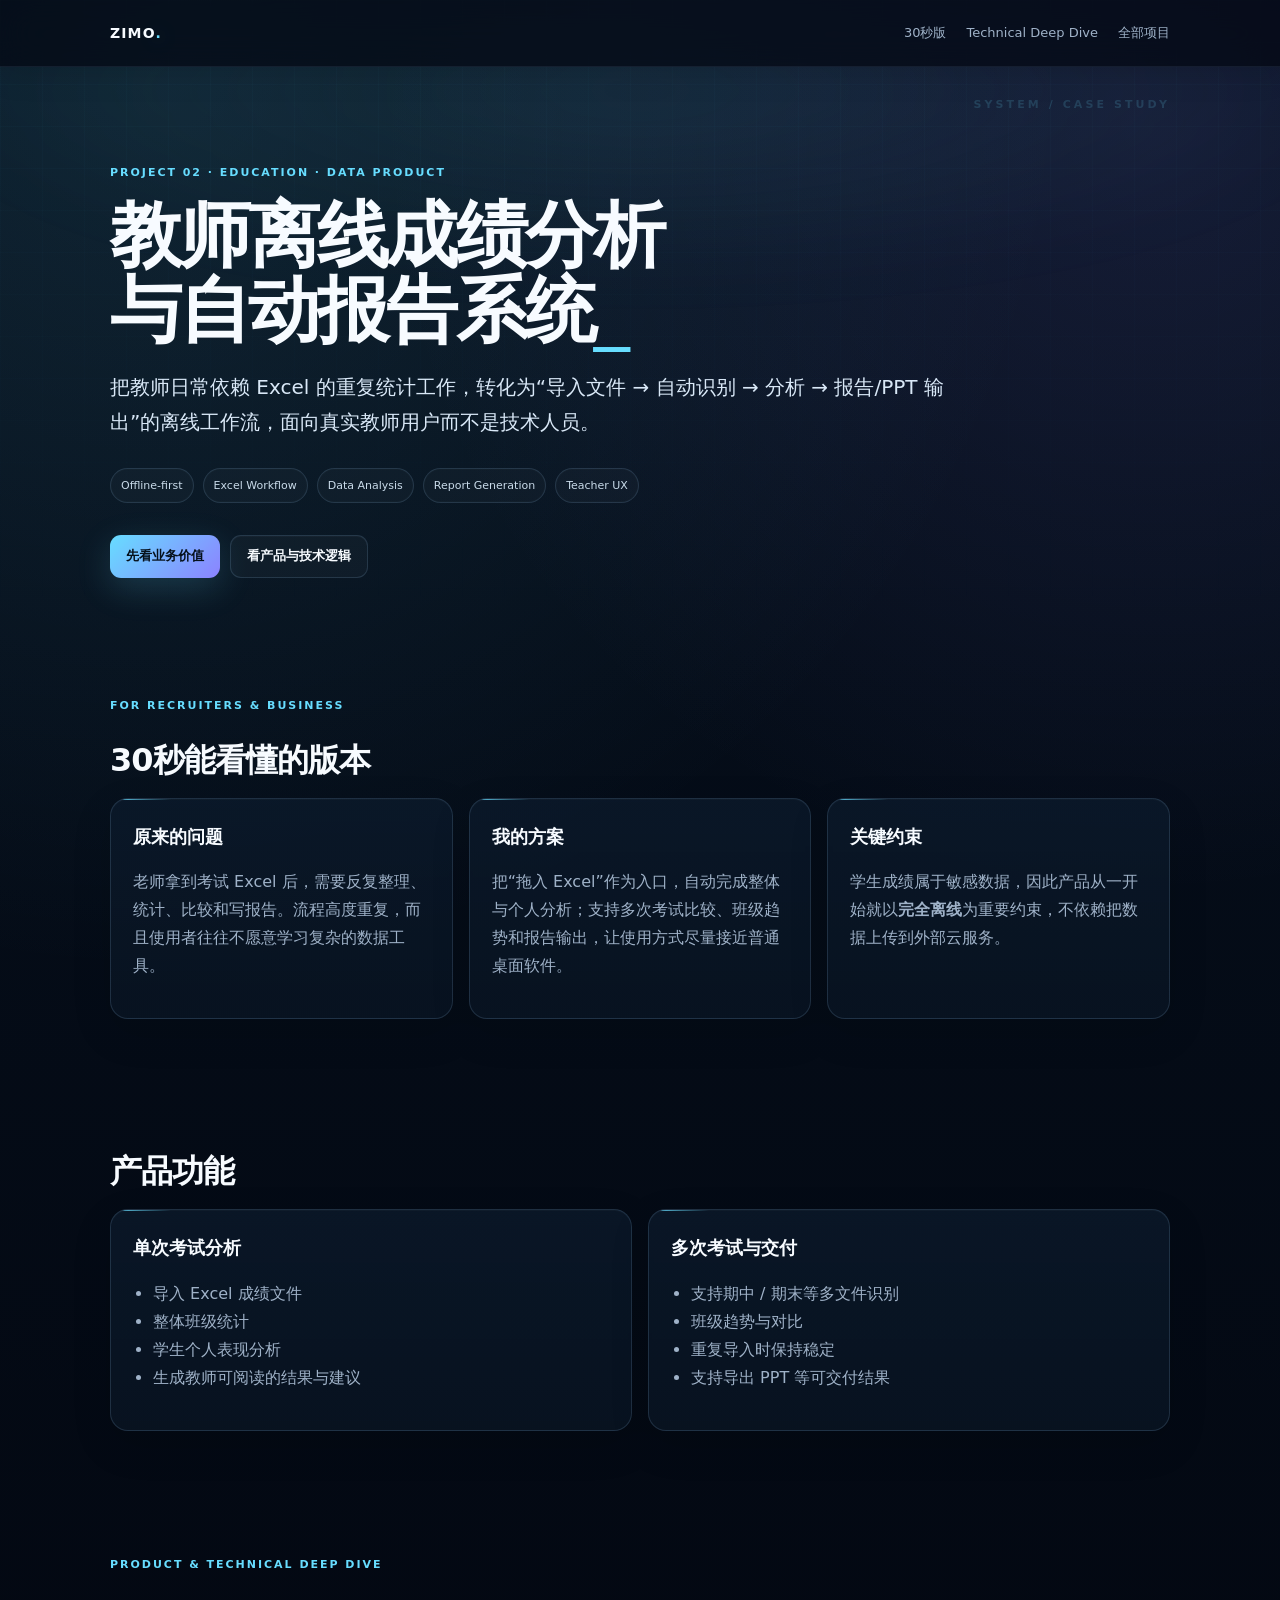
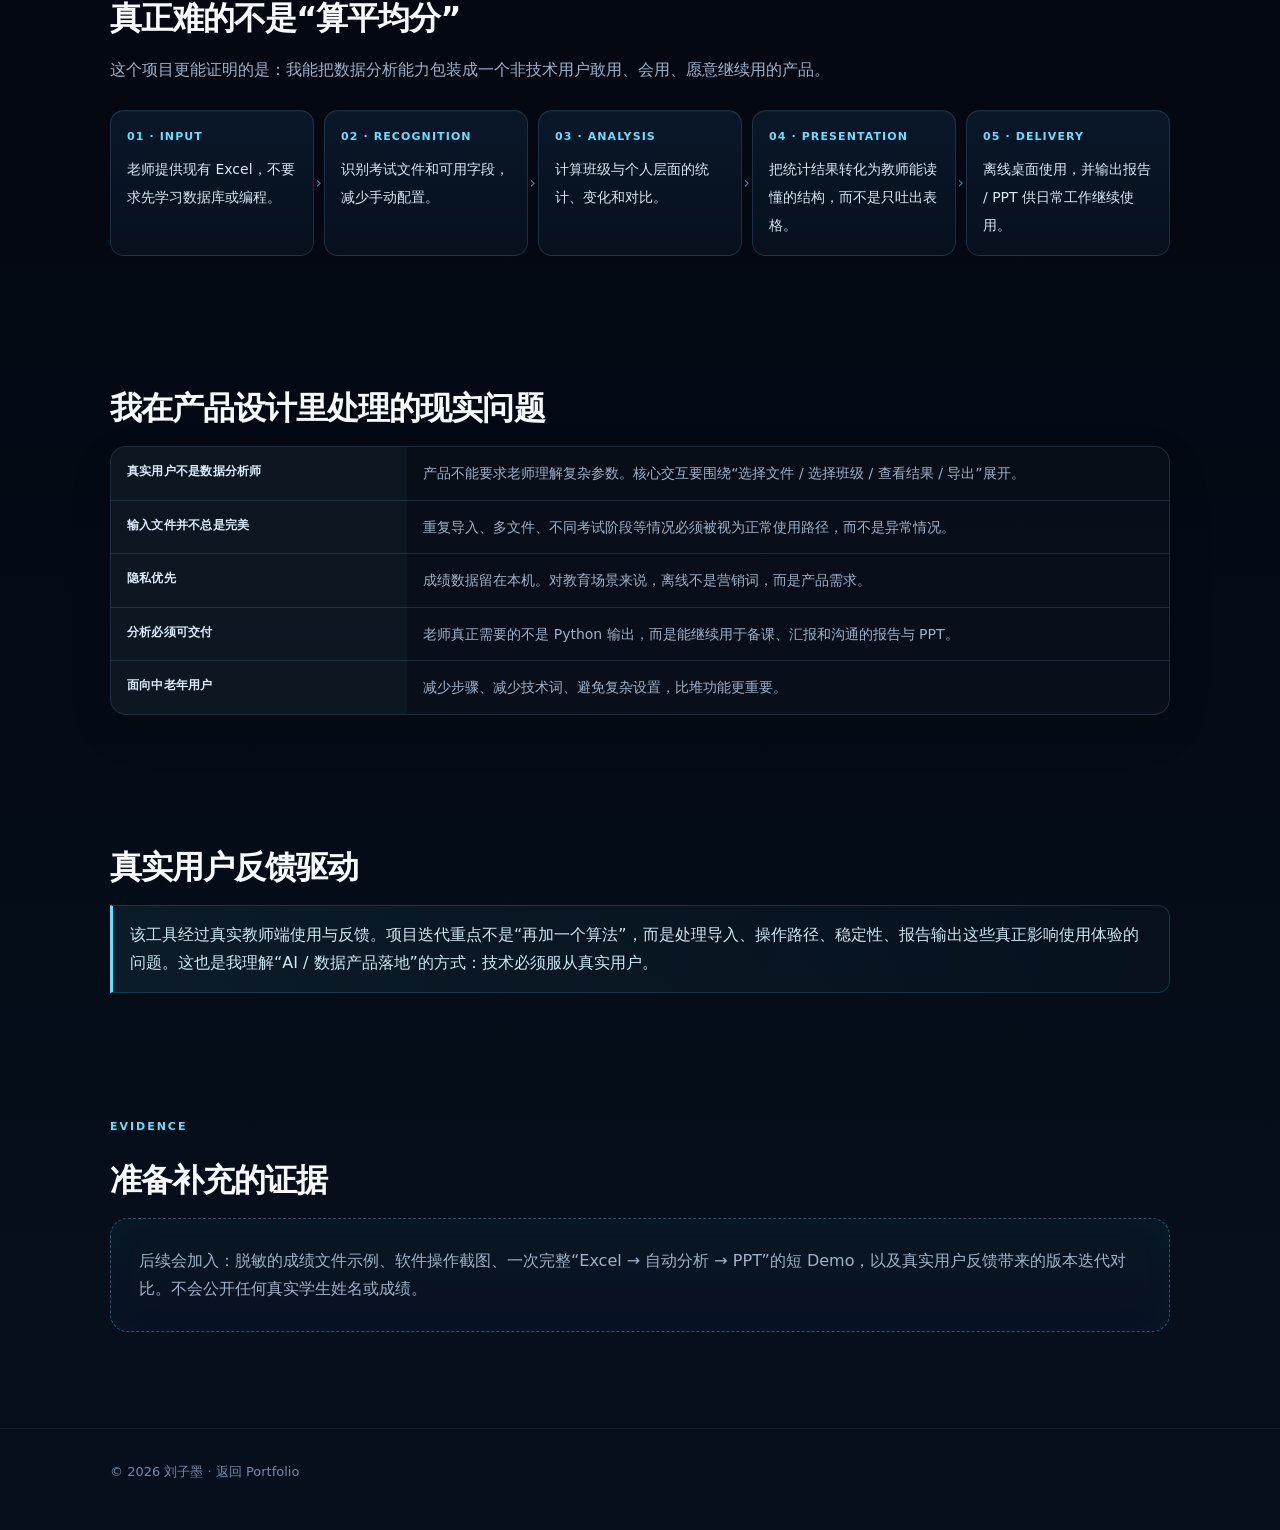
<file: projects/teacher-analytics.html>
<!doctype html><html lang="zh-CN"><head><meta charset="utf-8"><meta name="viewport" content="width=device-width,initial-scale=1"><meta name="description" content="教师离线成绩分析与自动报告系统项目案例"><title>教师离线成绩分析与自动报告系统｜刘子墨</title><link rel="stylesheet" href="../project.css"></head><body><nav><div class="wrap nav"><a class="brand" href="../index.html">ZIMO<span>.</span></a><div class="navlinks"><a href="#summary">30秒版</a><a href="#deep">Technical Deep Dive</a><a href="../index.html#work">全部项目</a></div></div></nav><main><header class="hero"><div class="wrap"><div class="kicker">PROJECT 02 · EDUCATION · DATA PRODUCT</div><h1>教师离线成绩分析与自动报告系统</h1><p class="lead">把教师日常依赖 Excel 的重复统计工作，转化为“导入文件 → 自动识别 → 分析 → 报告/PPT 输出”的离线工作流，面向真实教师用户而不是技术人员。</p><div class="meta"><span class="pill">Offline-first</span><span class="pill">Excel Workflow</span><span class="pill">Data Analysis</span><span class="pill">Report Generation</span><span class="pill">Teacher UX</span></div><div class="jump"><a class="btn primary" href="#summary">先看业务价值</a><a class="btn" href="#deep">看产品与技术逻辑</a></div></div></header><section id="summary"><div class="wrap"><div class="kicker">FOR RECRUITERS & BUSINESS</div><h2 class="section-title">30秒能看懂的版本</h2><div class="grid3"><div class="box"><h3>原来的问题</h3><p>老师拿到考试 Excel 后，需要反复整理、统计、比较和写报告。流程高度重复，而且使用者往往不愿意学习复杂的数据工具。</p></div><div class="box"><h3>我的方案</h3><p>把“拖入 Excel”作为入口，自动完成整体与个人分析；支持多次考试比较、班级趋势和报告输出，让使用方式尽量接近普通桌面软件。</p></div><div class="box"><h3>关键约束</h3><p>学生成绩属于敏感数据，因此产品从一开始就以<strong>完全离线</strong>为重要约束，不依赖把数据上传到外部云服务。</p></div></div></div></section><section><div class="wrap"><h2 class="section-title">产品功能</h2><div class="grid2"><div class="box"><h3>单次考试分析</h3><ul><li>导入 Excel 成绩文件</li><li>整体班级统计</li><li>学生个人表现分析</li><li>生成教师可阅读的结果与建议</li></ul></div><div class="box"><h3>多次考试与交付</h3><ul><li>支持期中 / 期末等多文件识别</li><li>班级趋势与对比</li><li>重复导入时保持稳定</li><li>支持导出 PPT 等可交付结果</li></ul></div></div></div></section><section id="deep"><div class="wrap"><div class="kicker">PRODUCT & TECHNICAL DEEP DIVE</div><h2 class="section-title">真正难的不是“算平均分”</h2><p class="section-intro">这个项目更能证明的是：我能把数据分析能力包装成一个非技术用户敢用、会用、愿意继续用的产品。</p><div class="flow"><div class="step"><b>01 · INPUT</b><span>老师提供现有 Excel，不要求先学习数据库或编程。</span></div><div class="step"><b>02 · RECOGNITION</b><span>识别考试文件和可用字段，减少手动配置。</span></div><div class="step"><b>03 · ANALYSIS</b><span>计算班级与个人层面的统计、变化和对比。</span></div><div class="step"><b>04 · PRESENTATION</b><span>把统计结果转化为教师能读懂的结构，而不是只吐出表格。</span></div><div class="step"><b>05 · DELIVERY</b><span>离线桌面使用，并输出报告 / PPT 供日常工作继续使用。</span></div></div></div></section><section><div class="wrap"><h2 class="section-title">我在产品设计里处理的现实问题</h2><table class="tech-table"><tr><th>真实用户不是数据分析师</th><td>产品不能要求老师理解复杂参数。核心交互要围绕“选择文件 / 选择班级 / 查看结果 / 导出”展开。</td></tr><tr><th>输入文件并不总是完美</th><td>重复导入、多文件、不同考试阶段等情况必须被视为正常使用路径，而不是异常情况。</td></tr><tr><th>隐私优先</th><td>成绩数据留在本机。对教育场景来说，离线不是营销词，而是产品需求。</td></tr><tr><th>分析必须可交付</th><td>老师真正需要的不是 Python 输出，而是能继续用于备课、汇报和沟通的报告与 PPT。</td></tr><tr><th>面向中老年用户</th><td>减少步骤、减少技术词、避免复杂设置，比堆功能更重要。</td></tr></table></div></section><section><div class="wrap"><h2 class="section-title">真实用户反馈驱动</h2><div class="note">该工具经过真实教师端使用与反馈。项目迭代重点不是“再加一个算法”，而是处理导入、操作路径、稳定性、报告输出这些真正影响使用体验的问题。这也是我理解“AI / 数据产品落地”的方式：技术必须服从真实用户。</div></div></section><section><div class="wrap"><div class="kicker">EVIDENCE</div><h2 class="section-title">准备补充的证据</h2><div class="evidence">后续会加入：脱敏的成绩文件示例、软件操作截图、一次完整“Excel → 自动分析 → PPT”的短 Demo，以及真实用户反馈带来的版本迭代对比。不会公开任何真实学生姓名或成绩。</div></div></section></main><footer><div class="wrap">© 2026 刘子墨 · <a href="../index.html">返回 Portfolio</a></div></footer></body></html>
</file>
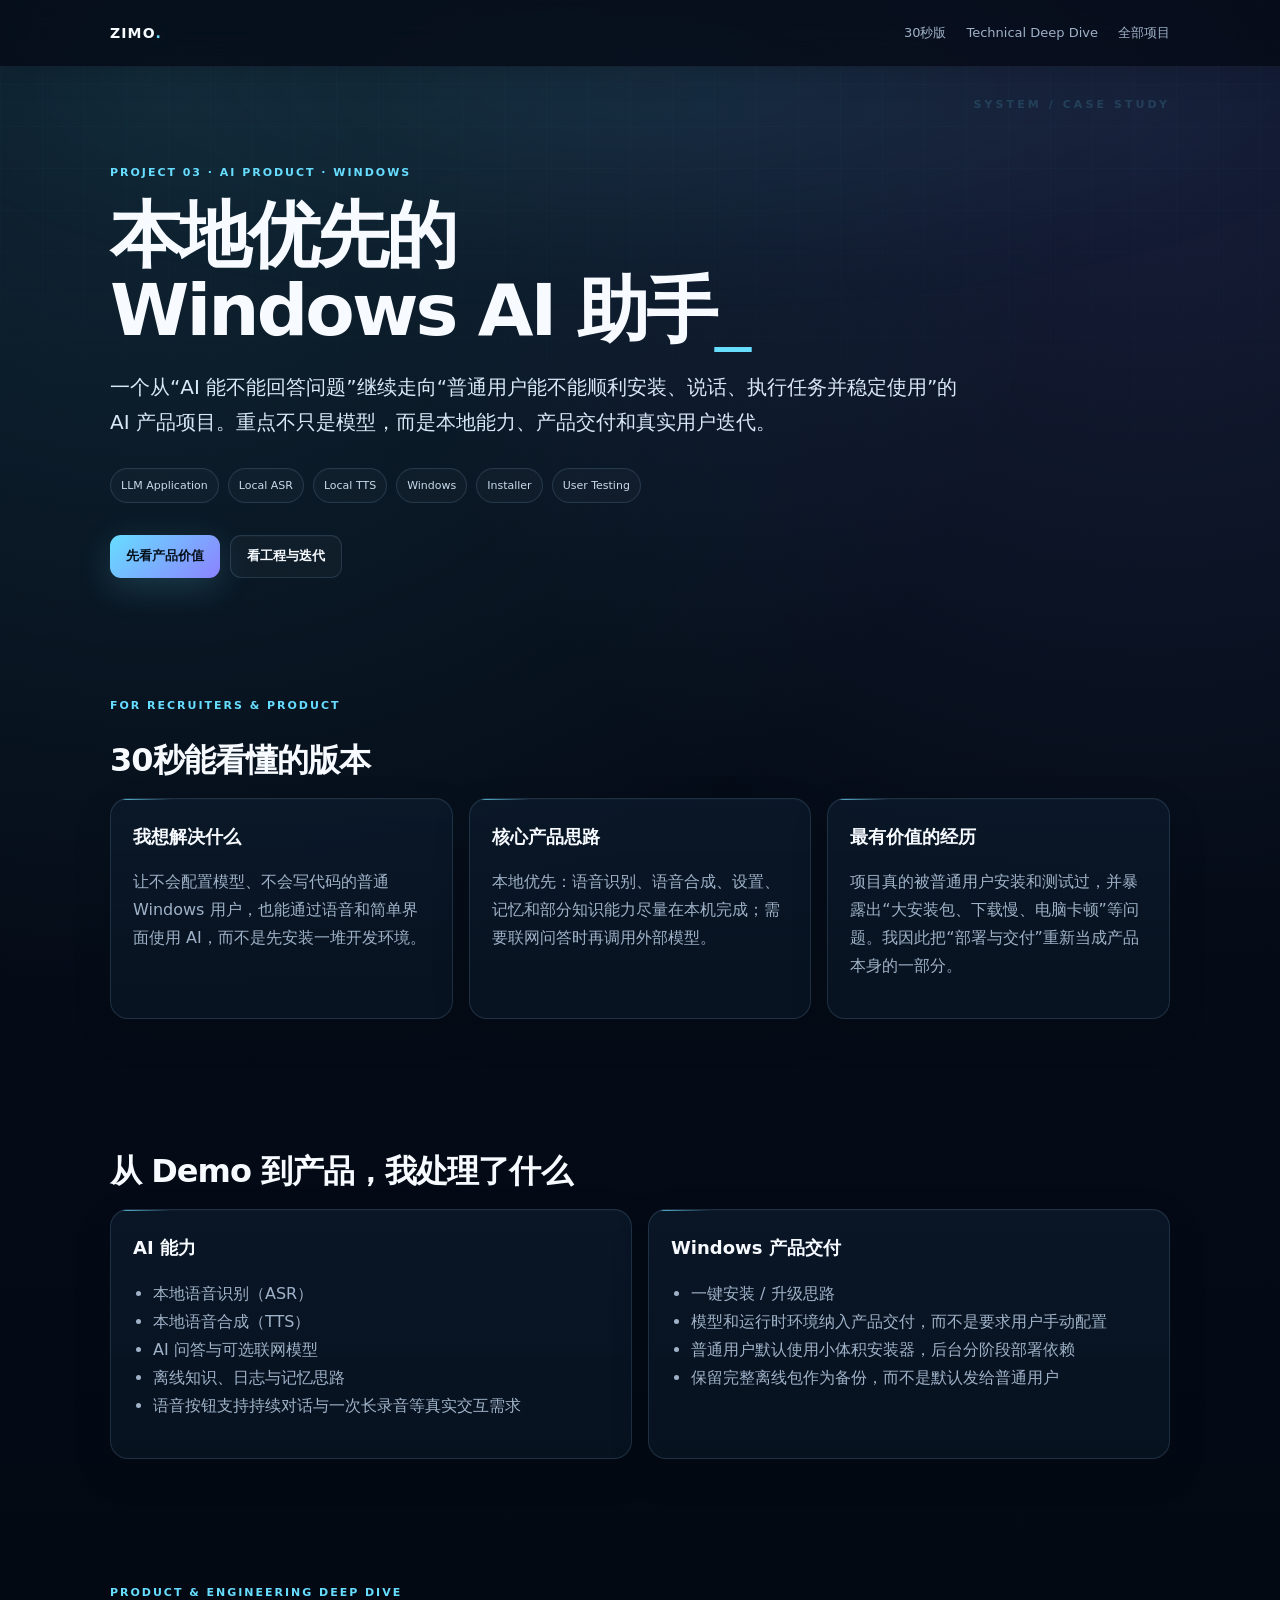
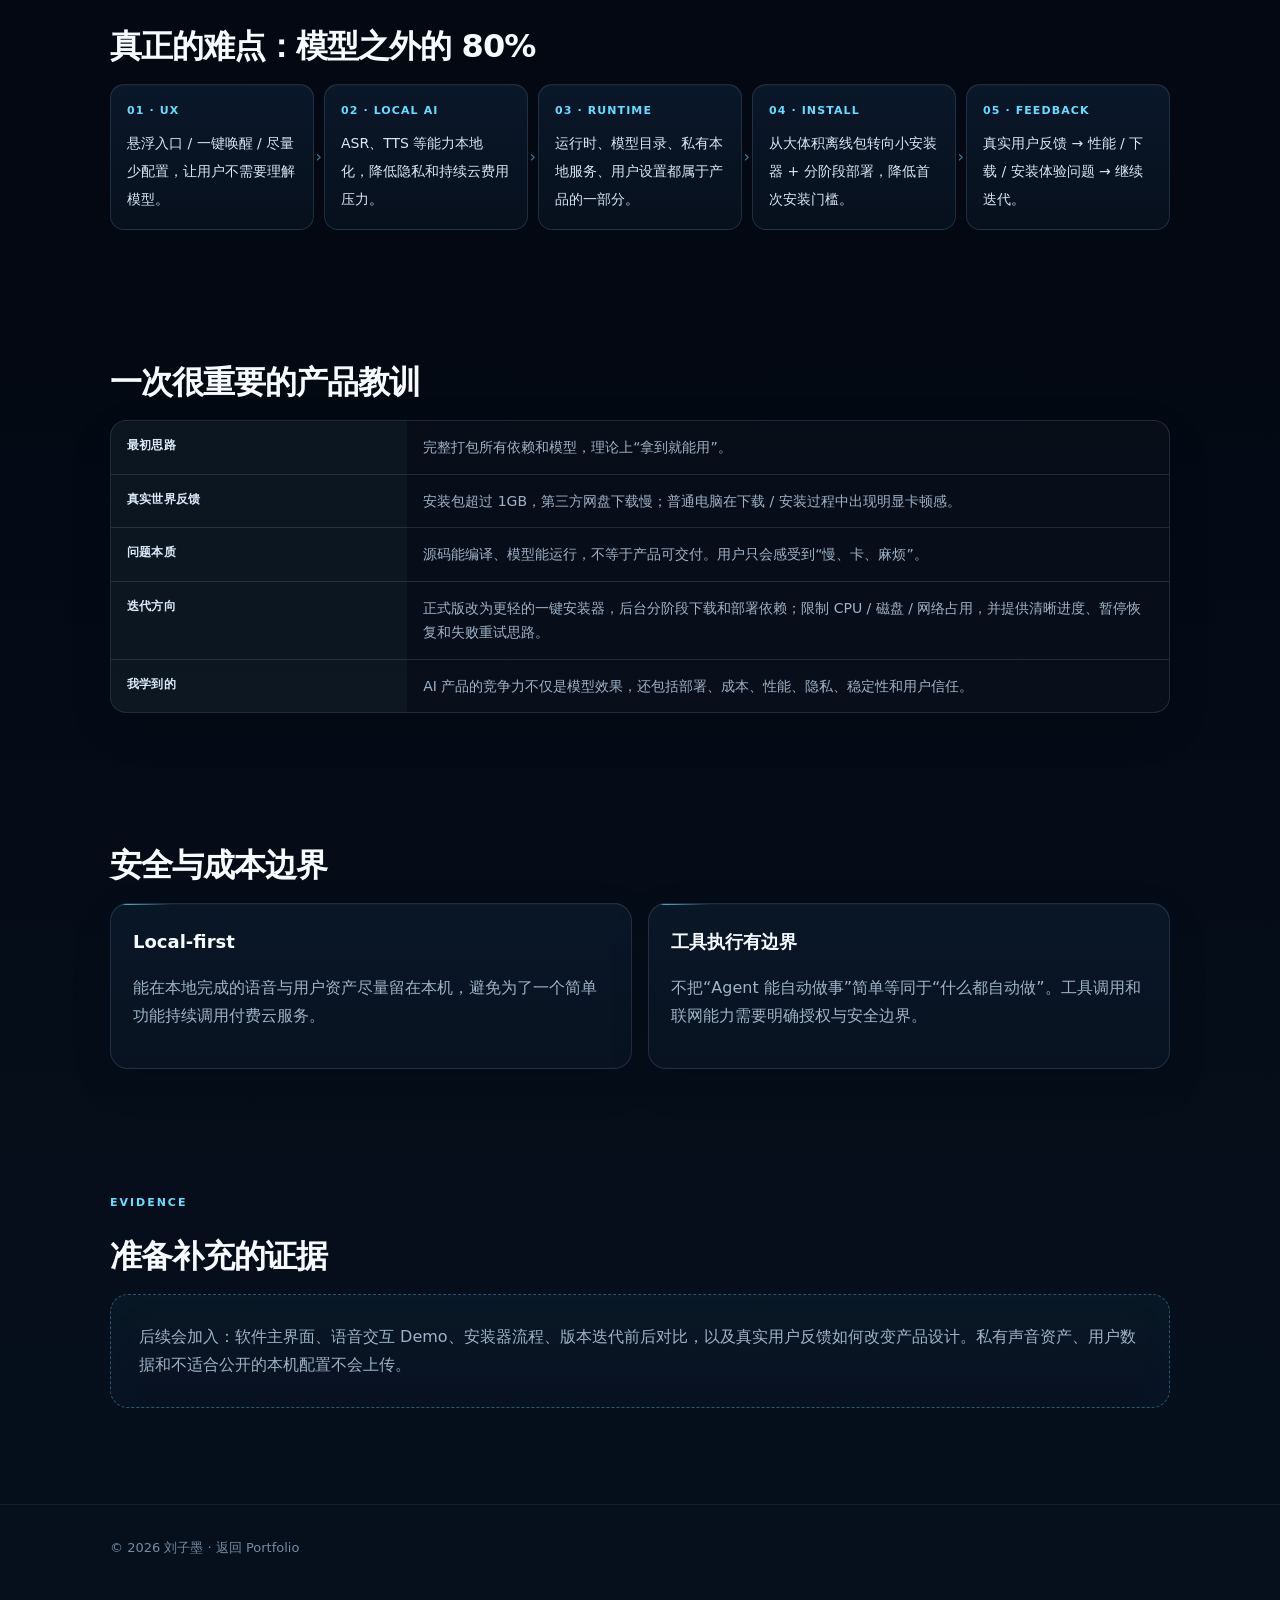
<file: projects/xiaomo-ai.html>
<!doctype html><html lang="zh-CN"><head><meta charset="utf-8"><meta name="viewport" content="width=device-width,initial-scale=1"><meta name="description" content="本地优先 Windows AI 助手项目案例"><title>本地优先的 Windows AI 助手｜刘子墨</title><link rel="stylesheet" href="../project.css"></head><body><nav><div class="wrap nav"><a class="brand" href="../index.html">ZIMO<span>.</span></a><div class="navlinks"><a href="#summary">30秒版</a><a href="#deep">Technical Deep Dive</a><a href="../index.html#work">全部项目</a></div></div></nav><main><header class="hero"><div class="wrap"><div class="kicker">PROJECT 03 · AI PRODUCT · WINDOWS</div><h1>本地优先的 Windows AI 助手</h1><p class="lead">一个从“AI 能不能回答问题”继续走向“普通用户能不能顺利安装、说话、执行任务并稳定使用”的 AI 产品项目。重点不只是模型，而是本地能力、产品交付和真实用户迭代。</p><div class="meta"><span class="pill">LLM Application</span><span class="pill">Local ASR</span><span class="pill">Local TTS</span><span class="pill">Windows</span><span class="pill">Installer</span><span class="pill">User Testing</span></div><div class="jump"><a class="btn primary" href="#summary">先看产品价值</a><a class="btn" href="#deep">看工程与迭代</a></div></div></header><section id="summary"><div class="wrap"><div class="kicker">FOR RECRUITERS & PRODUCT</div><h2 class="section-title">30秒能看懂的版本</h2><div class="grid3"><div class="box"><h3>我想解决什么</h3><p>让不会配置模型、不会写代码的普通 Windows 用户，也能通过语音和简单界面使用 AI，而不是先安装一堆开发环境。</p></div><div class="box"><h3>核心产品思路</h3><p>本地优先：语音识别、语音合成、设置、记忆和部分知识能力尽量在本机完成；需要联网问答时再调用外部模型。</p></div><div class="box"><h3>最有价值的经历</h3><p>项目真的被普通用户安装和测试过，并暴露出“大安装包、下载慢、电脑卡顿”等问题。我因此把“部署与交付”重新当成产品本身的一部分。</p></div></div></div></section><section><div class="wrap"><h2 class="section-title">从 Demo 到产品，我处理了什么</h2><div class="grid2"><div class="box"><h3>AI 能力</h3><ul><li>本地语音识别（ASR）</li><li>本地语音合成（TTS）</li><li>AI 问答与可选联网模型</li><li>离线知识、日志与记忆思路</li><li>语音按钮支持持续对话与一次长录音等真实交互需求</li></ul></div><div class="box"><h3>Windows 产品交付</h3><ul><li>一键安装 / 升级思路</li><li>模型和运行时环境纳入产品交付，而不是要求用户手动配置</li><li>普通用户默认使用小体积安装器，后台分阶段部署依赖</li><li>保留完整离线包作为备份，而不是默认发给普通用户</li></ul></div></div></div></section><section id="deep"><div class="wrap"><div class="kicker">PRODUCT & ENGINEERING DEEP DIVE</div><h2 class="section-title">真正的难点：模型之外的 80%</h2><div class="flow"><div class="step"><b>01 · UX</b><span>悬浮入口 / 一键唤醒 / 尽量少配置，让用户不需要理解模型。</span></div><div class="step"><b>02 · LOCAL AI</b><span>ASR、TTS 等能力本地化，降低隐私和持续云费用压力。</span></div><div class="step"><b>03 · RUNTIME</b><span>运行时、模型目录、私有本地服务、用户设置都属于产品的一部分。</span></div><div class="step"><b>04 · INSTALL</b><span>从大体积离线包转向小安装器 + 分阶段部署，降低首次安装门槛。</span></div><div class="step"><b>05 · FEEDBACK</b><span>真实用户反馈 → 性能 / 下载 / 安装体验问题 → 继续迭代。</span></div></div></div></section><section><div class="wrap"><h2 class="section-title">一次很重要的产品教训</h2><table class="tech-table"><tr><th>最初思路</th><td>完整打包所有依赖和模型，理论上“拿到就能用”。</td></tr><tr><th>真实世界反馈</th><td>安装包超过 1GB，第三方网盘下载慢；普通电脑在下载 / 安装过程中出现明显卡顿感。</td></tr><tr><th>问题本质</th><td>源码能编译、模型能运行，不等于产品可交付。用户只会感受到“慢、卡、麻烦”。</td></tr><tr><th>迭代方向</th><td>正式版改为更轻的一键安装器，后台分阶段下载和部署依赖；限制 CPU / 磁盘 / 网络占用，并提供清晰进度、暂停恢复和失败重试思路。</td></tr><tr><th>我学到的</th><td>AI 产品的竞争力不仅是模型效果，还包括部署、成本、性能、隐私、稳定性和用户信任。</td></tr></table></div></section><section><div class="wrap"><h2 class="section-title">安全与成本边界</h2><div class="grid2"><div class="box"><h3>Local-first</h3><p>能在本地完成的语音与用户资产尽量留在本机，避免为了一个简单功能持续调用付费云服务。</p></div><div class="box"><h3>工具执行有边界</h3><p>不把“Agent 能自动做事”简单等同于“什么都自动做”。工具调用和联网能力需要明确授权与安全边界。</p></div></div></div></section><section><div class="wrap"><div class="kicker">EVIDENCE</div><h2 class="section-title">准备补充的证据</h2><div class="evidence">后续会加入：软件主界面、语音交互 Demo、安装器流程、版本迭代前后对比，以及真实用户反馈如何改变产品设计。私有声音资产、用户数据和不适合公开的本机配置不会上传。</div></div></section></main><footer><div class="wrap">© 2026 刘子墨 · <a href="../index.html">返回 Portfolio</a></div></footer></body></html>
</file>
<file: project.css>
:root{--bg:#06101d;--bg2:#030812;--card:rgba(12,27,45,.72);--card2:rgba(9,20,34,.86);--line:rgba(133,175,214,.18);--line2:rgba(99,212,255,.34);--text:#f7fbff;--muted:#9fb2c8;--accent:#67ddff;--accent2:#8c82ff;--good:#72e6b1;--max:1060px;--shadow:0 24px 70px rgba(0,0,0,.28)}*{box-sizing:border-box}html{scroll-behavior:smooth}body{margin:0;color:var(--text);font-family:Inter,ui-sans-serif,system-ui,-apple-system,BlinkMacSystemFont,"Segoe UI","PingFang SC","Microsoft YaHei",sans-serif;background:radial-gradient(circle at 12% 2%,rgba(103,221,255,.11),transparent 28%),radial-gradient(circle at 90% 4%,rgba(140,130,255,.12),transparent 24%),linear-gradient(180deg,var(--bg),var(--bg2) 55%,var(--bg));line-height:1.75;position:relative;overflow-x:hidden}body:before{content:"";position:fixed;inset:0;pointer-events:none;z-index:-2;background-image:linear-gradient(rgba(103,221,255,.035) 1px,transparent 1px),linear-gradient(90deg,rgba(103,221,255,.035) 1px,transparent 1px);background-size:42px 42px;mask-image:linear-gradient(to bottom,rgba(0,0,0,.7),transparent 72%)}body:after{content:"";position:fixed;left:-15%;right:-15%;top:-120px;height:420px;pointer-events:none;z-index:-1;background:radial-gradient(ellipse at center,rgba(103,221,255,.08),transparent 64%);filter:blur(40px)}.wrap{width:min(var(--max),calc(100% - 40px));margin:0 auto}a{color:inherit;text-decoration:none}nav{position:sticky;top:0;z-index:30;background:rgba(3,8,18,.72);backdrop-filter:blur(18px);border-bottom:1px solid rgba(133,175,214,.10);box-shadow:0 8px 30px rgba(0,0,0,.12)}.nav{height:66px;display:flex;align-items:center;justify-content:space-between;gap:20px}.brand{font-weight:900;letter-spacing:.08em;font-size:14px}.brand span{color:var(--accent);text-shadow:0 0 18px rgba(103,221,255,.7)}.navlinks{display:flex;gap:20px;font-size:13px;color:var(--muted)}.navlinks a{position:relative;padding:5px 0}.navlinks a:after{content:"";position:absolute;left:0;right:100%;bottom:0;height:1px;background:linear-gradient(90deg,var(--accent),var(--accent2));transition:.22s ease}.navlinks a:hover{color:#fff}.navlinks a:hover:after{right:0}.hero{padding:96px 0 56px;position:relative}.hero:before{content:"SYSTEM / CASE STUDY";position:absolute;right:max(20px,calc((100vw - var(--max))/2));top:28px;color:rgba(103,221,255,.16);font-size:11px;letter-spacing:.28em;font-weight:800}.kicker{font-size:11px;font-weight:850;letter-spacing:.18em;text-transform:uppercase;color:var(--accent);margin-bottom:16px}.hero h1{font-size:clamp(42px,7vw,72px);line-height:1.04;letter-spacing:-.04em;margin:0 0 22px;max-width:920px;text-wrap:balance}.hero h1:after{content:"_";color:var(--accent);font-weight:500;animation:blink 1.05s steps(1) infinite}@keyframes blink{50%{opacity:0}}.lead{font-size:20px;color:#d9e8f7;max-width:860px;margin:0 0 28px}.meta{display:flex;gap:9px;flex-wrap:wrap}.pill{font-size:11px;padding:7px 10px;border:1px solid rgba(133,175,214,.18);border-radius:999px;color:#c9dbea;background:rgba(255,255,255,.025);box-shadow:inset 0 0 0 1px rgba(255,255,255,.01)}.jump{display:flex;gap:10px;flex-wrap:wrap;margin-top:32px}.btn{display:inline-flex;align-items:center;justify-content:center;min-height:43px;padding:0 16px;border-radius:11px;border:1px solid var(--line);background:rgba(255,255,255,.028);font-size:13px;font-weight:800;transition:.22s ease;box-shadow:inset 0 1px rgba(255,255,255,.025)}.btn.primary{border:0;color:#06111c;background:linear-gradient(135deg,var(--accent),var(--accent2));box-shadow:0 10px 34px rgba(103,221,255,.18)}.btn:hover{transform:translateY(-2px);border-color:var(--line2);box-shadow:0 14px 35px rgba(0,0,0,.22)}section{padding:62px 0;position:relative}.section-title{font-size:32px;letter-spacing:-.03em;margin:0 0 10px}.section-intro{color:var(--muted);max-width:800px;margin:0 0 26px}.grid3{display:grid;grid-template-columns:repeat(3,1fr);gap:16px}.grid2{display:grid;grid-template-columns:repeat(2,1fr);gap:16px}.box{position:relative;overflow:hidden;border:1px solid var(--line);border-radius:18px;padding:22px;background:linear-gradient(180deg,var(--card),var(--card2));box-shadow:inset 0 1px rgba(255,255,255,.025),0 14px 40px rgba(0,0,0,.12);transition:.22s ease}.box:before{content:"";position:absolute;left:0;top:0;width:60px;height:1px;background:linear-gradient(90deg,var(--accent),transparent)}.box:hover{transform:translateY(-3px);border-color:rgba(103,221,255,.30);box-shadow:var(--shadow)}.box h3{margin:0 0 10px;font-size:18px}.box p,.box li{color:var(--muted)}.metric{font-size:36px;font-weight:900;letter-spacing:-.04em;color:#fff;margin-bottom:1px;text-shadow:0 0 28px rgba(103,221,255,.14)}.metric-label{font-size:12px;color:var(--muted);text-transform:uppercase;letter-spacing:.06em}.flow{display:grid;grid-template-columns:repeat(5,1fr);gap:10px}.step{position:relative;border:1px solid var(--line);border-radius:14px;padding:16px;background:linear-gradient(180deg,rgba(13,29,48,.76),rgba(8,18,31,.85));min-height:130px;box-shadow:inset 0 1px rgba(255,255,255,.02)}.step:not(:last-child):after{content:"›";position:absolute;right:-9px;top:50%;transform:translateY(-50%);color:rgba(103,221,255,.58);z-index:2}.step b{display:block;color:var(--accent);font-size:11px;letter-spacing:.1em;margin-bottom:9px}.step span{font-size:14px;color:#d9e7f5}.tech-table{width:100%;border-collapse:separate;border-spacing:0;border:1px solid var(--line);border-radius:16px;overflow:hidden;background:rgba(255,255,255,.018);box-shadow:0 16px 45px rgba(0,0,0,.10)}.tech-table th,.tech-table td{padding:14px 16px;border-bottom:1px solid var(--line);text-align:left;vertical-align:top}.tech-table tr:last-child th,.tech-table tr:last-child td{border-bottom:0}.tech-table th{width:28%;font-size:12px;color:#dceafa;background:rgba(103,221,255,.035);letter-spacing:.02em}.tech-table td{color:var(--muted);font-size:14px}.note{border:1px solid rgba(103,221,255,.16);border-left:3px solid var(--accent);padding:15px 17px;background:linear-gradient(90deg,rgba(103,221,255,.07),rgba(103,221,255,.025));border-radius:0 12px 12px 0;color:#cfe8f6}.evidence{border:1px dashed rgba(103,221,255,.34);border-radius:18px;padding:28px;color:var(--muted);background:linear-gradient(180deg,rgba(103,221,255,.045),rgba(140,130,255,.025));box-shadow:inset 0 0 40px rgba(103,221,255,.025)}.good{color:var(--good)}footer{margin-top:34px;border-top:1px solid rgba(133,175,214,.10);padding:32px 0 46px;color:#758ba2;font-size:13px}ul{padding-left:20px}code{color:#d5f5ff;background:rgba(103,221,255,.06);padding:2px 5px;border:1px solid rgba(103,221,255,.09);border-radius:5px}@media(max-width:850px){.grid3,.grid2{grid-template-columns:1fr}.flow{grid-template-columns:1fr 1fr}.navlinks{gap:12px}.hero{padding-top:72px}.hero:before{display:none}.step:not(:last-child):after{display:none}}@media(max-width:560px){.wrap{width:min(var(--max),calc(100% - 26px))}.flow{grid-template-columns:1fr}.hero h1{font-size:42px}.lead{font-size:17px}.navlinks a:nth-child(2){display:none}}
</file>
